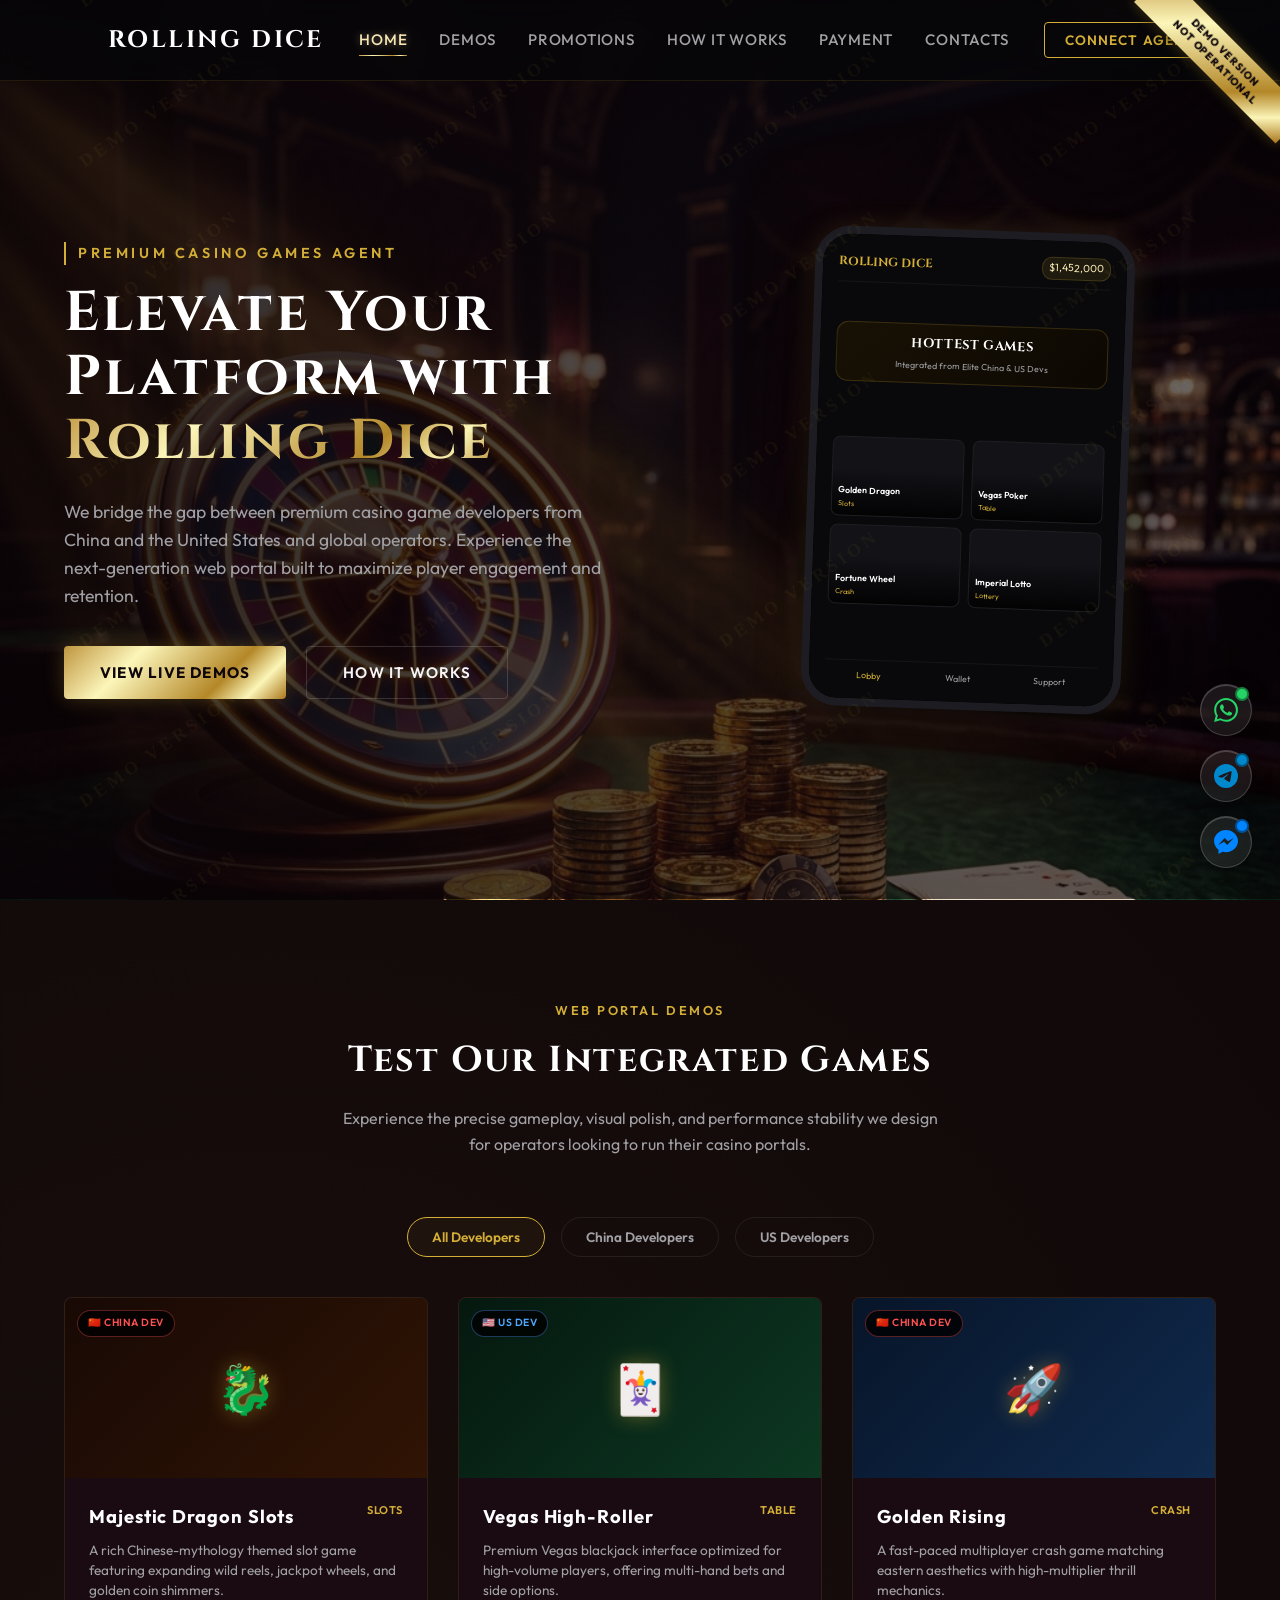
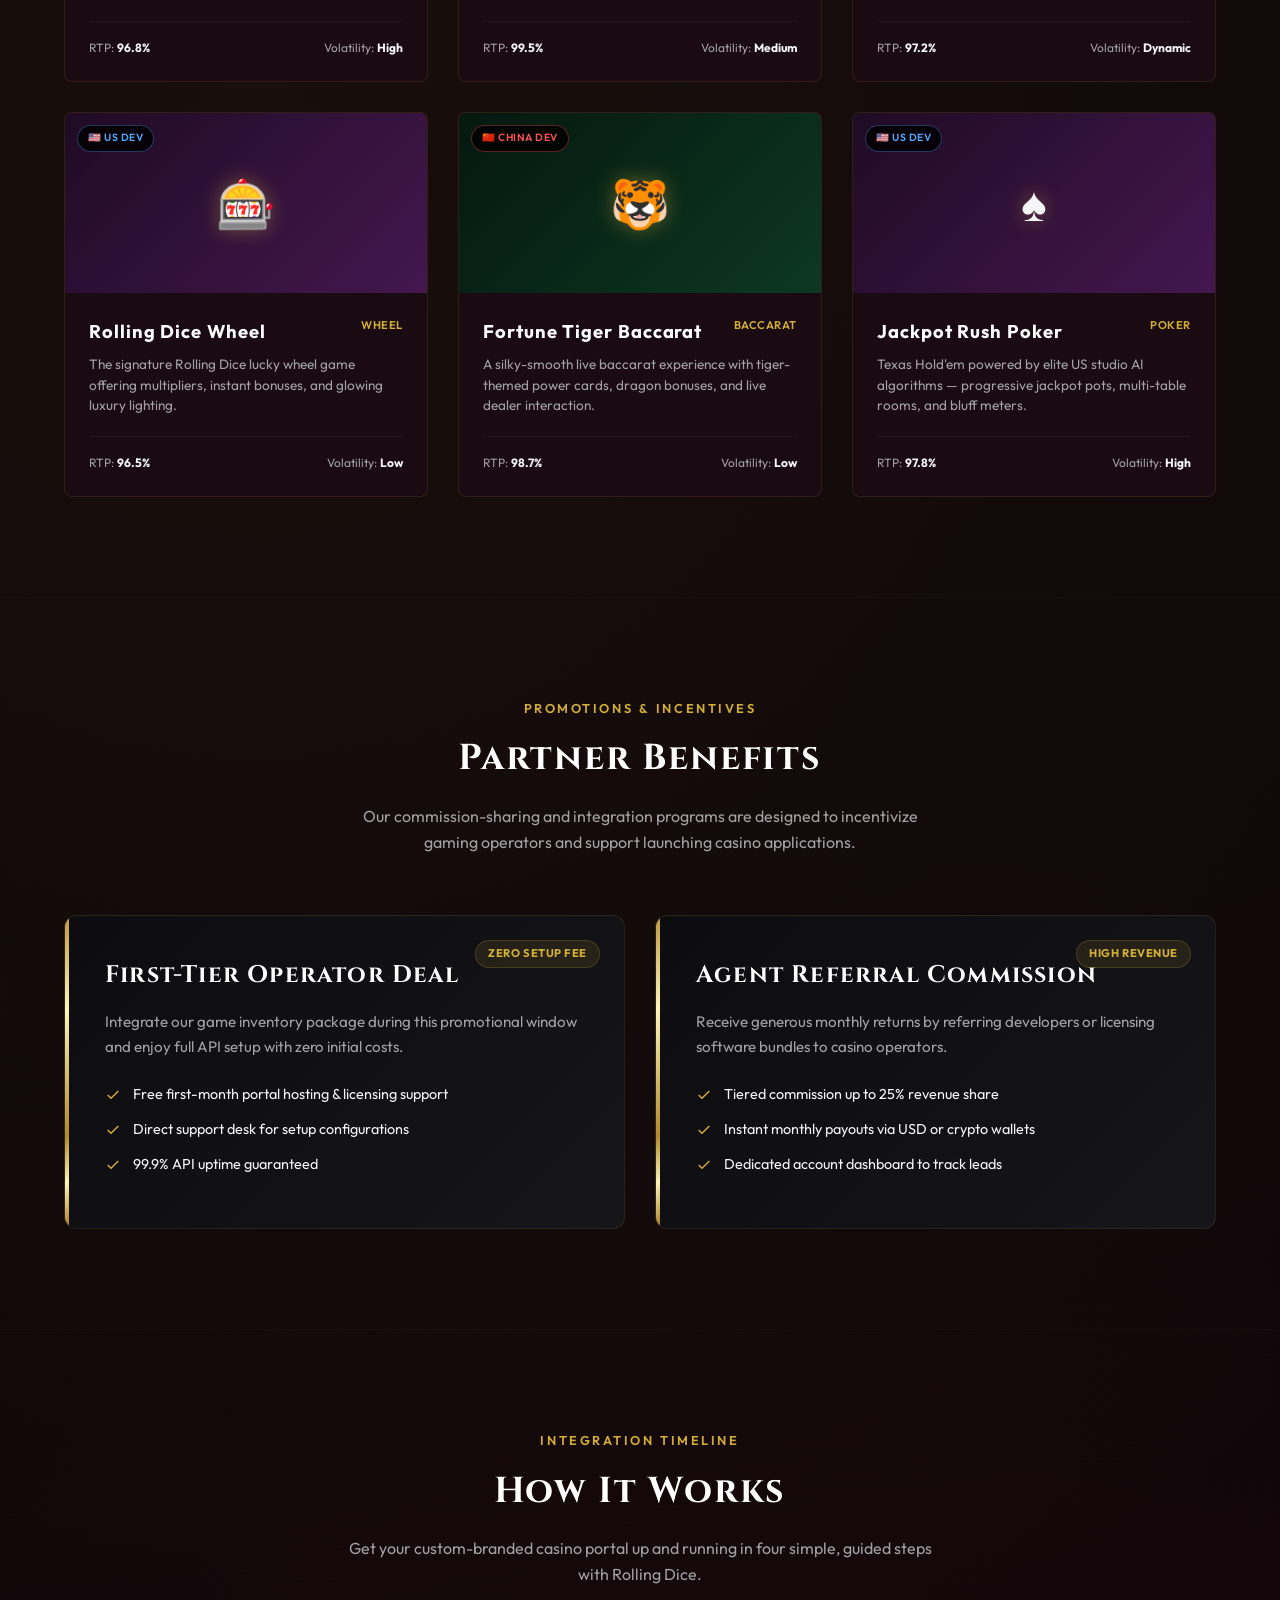
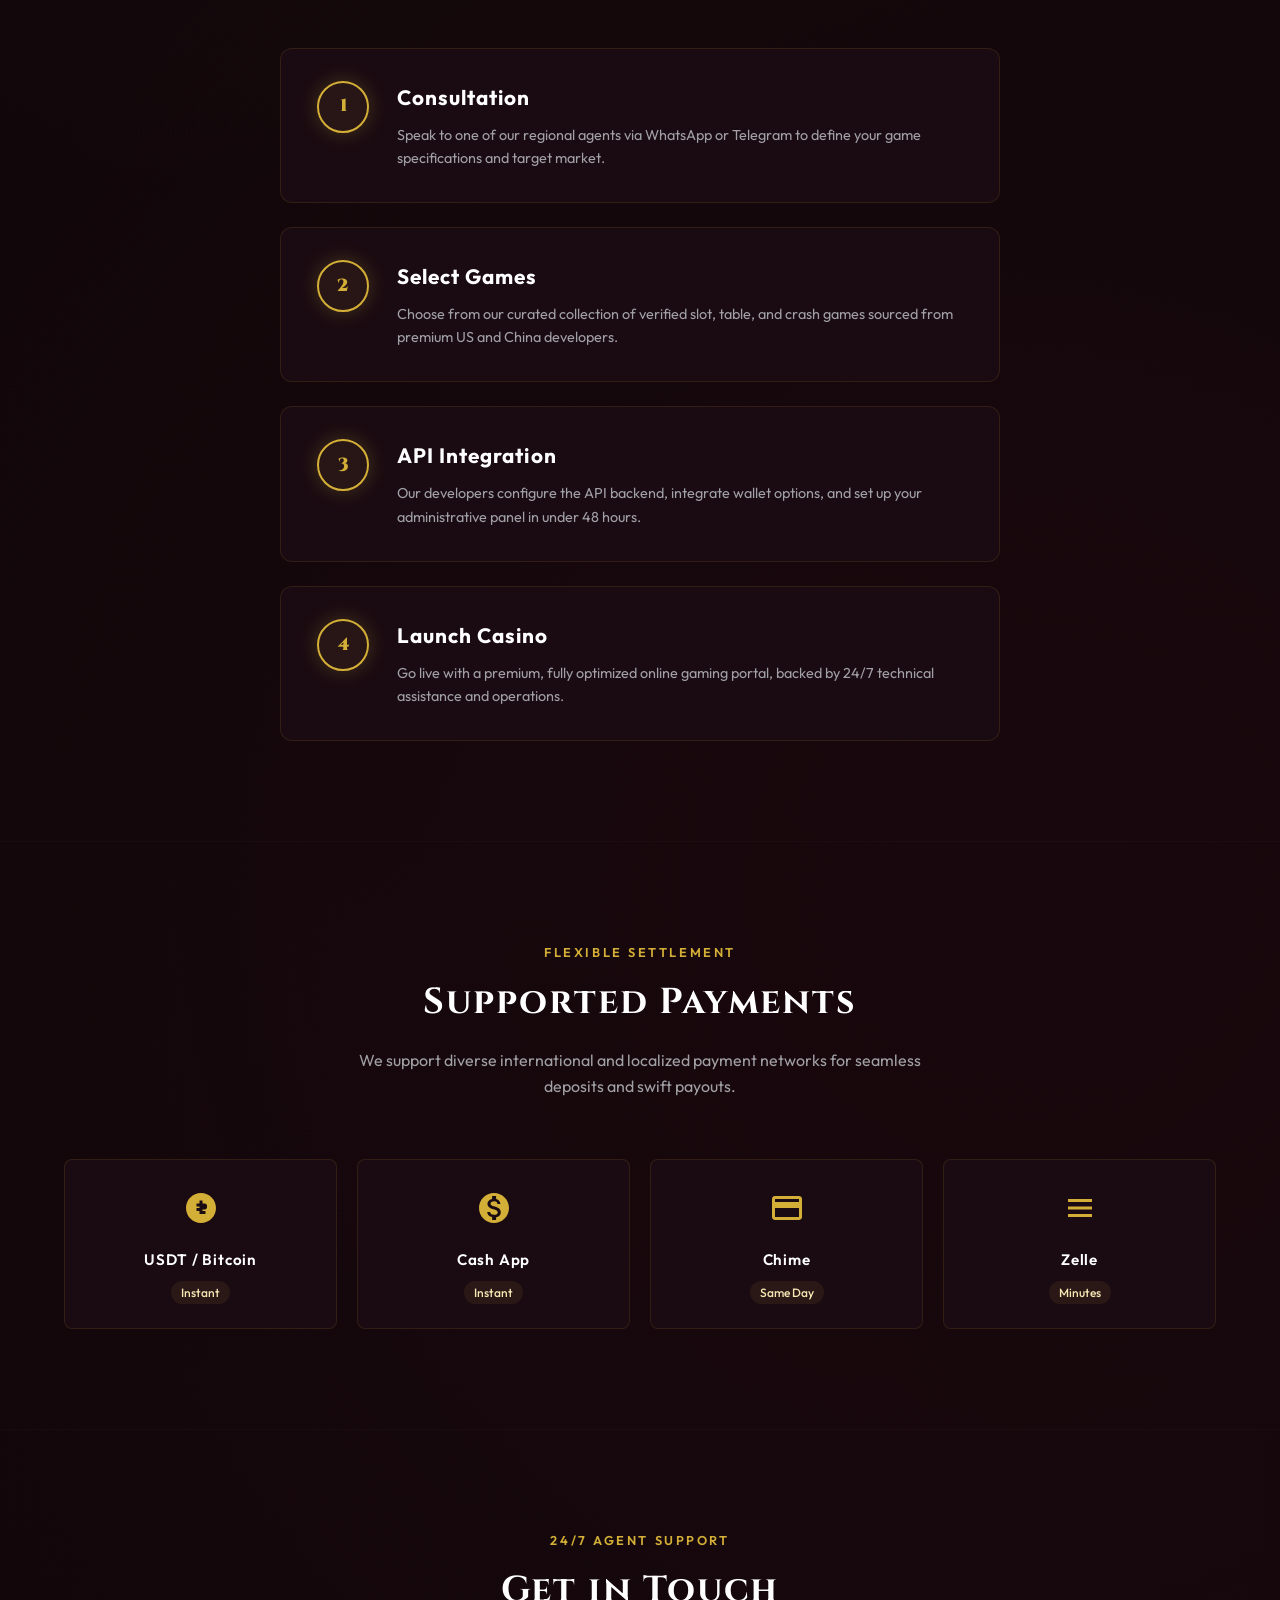
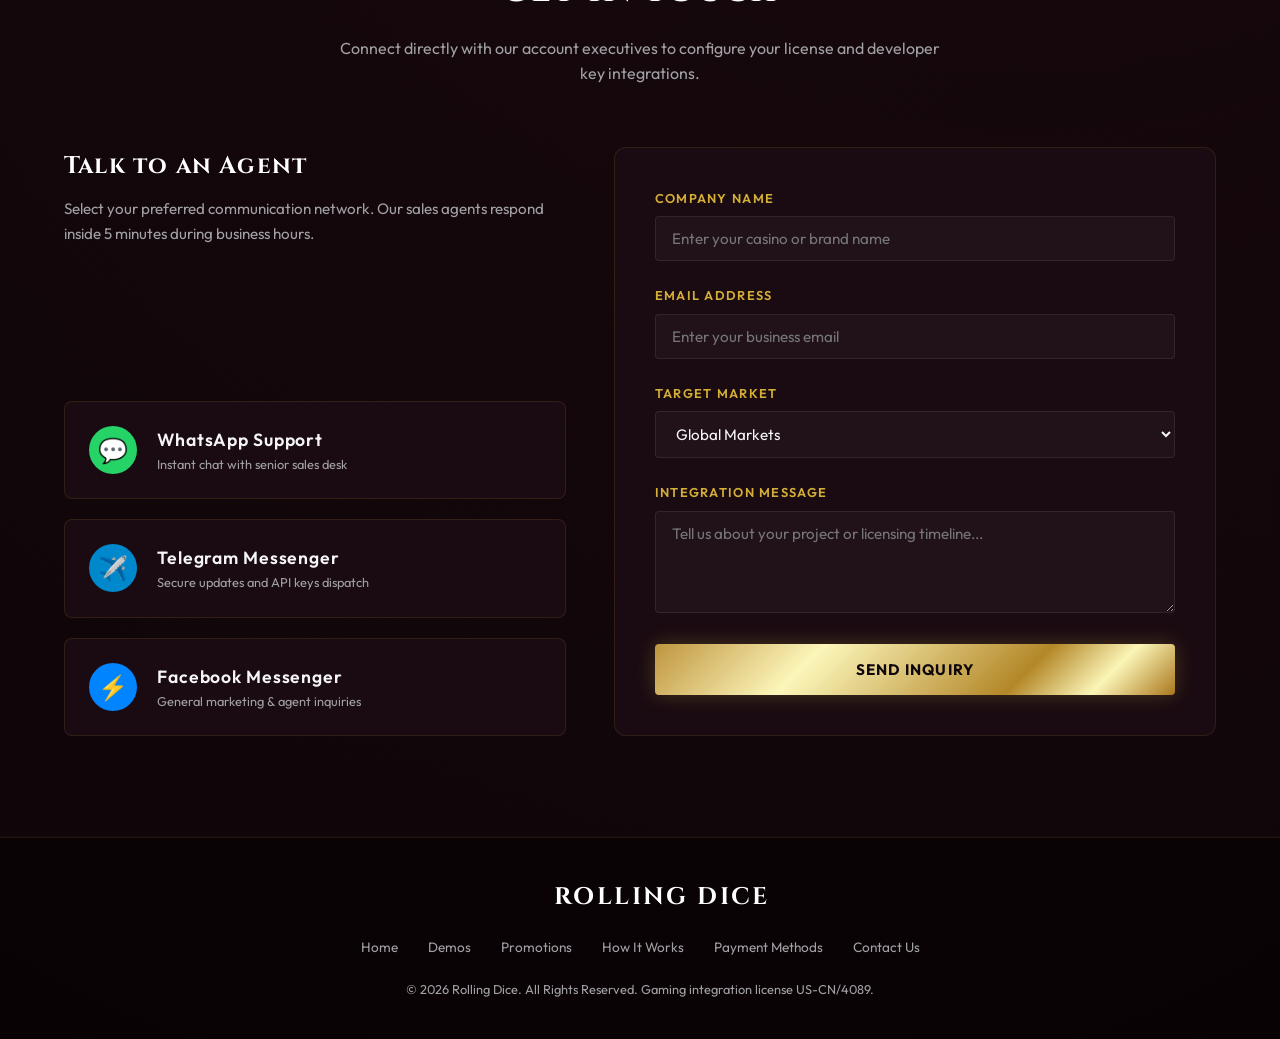
<file: index.html>
<!DOCTYPE html>
<html lang="en">
<head>
    <meta charset="UTF-8">
    <meta name="viewport" content="width=device-width, initial-scale=1.0, viewport-fit=cover">
    <title>Rolling Dice | Premium Casino Games Portal & Integration Agent</title>
    <meta name="description" content="Rolling Dice acts as a premier gaming agent representing top casino game developers from China and the US. Launch your high-performance casino web portal today.">
    <link rel="stylesheet" href="index.css">
</head>
<body>
    <!-- Demo Version Ribbon -->
    <div class="demo-ribbon" aria-label="Demo version notice">
        Demo Version<br>Not Operational
    </div>

    <!-- Full-Page Watermark -->
    <div class="watermark" aria-hidden="true"></div>
    <!-- SVG Gradients Definition -->
    <svg style="display: none;">
        <defs>
            <linearGradient id="goldGradient" x1="0%" y1="0%" x2="100%" y2="100%">
                <stop offset="0%" stop-color="#bf953f" />
                <stop offset="30%" stop-color="#fcf6ba" />
                <stop offset="70%" stop-color="#b38728" />
                <stop offset="85%" stop-color="#fbf5b7" />
                <stop offset="100%" stop-color="#aa771c" />
            </linearGradient>
        </defs>
    </svg>

    <!-- Header / Navigation -->
    <header id="header">
        <div class="container">
            <a href="#home" class="logo">
                <svg class="logo-crown" viewBox="0 0 24 24" stroke-width="1.5" stroke-linecap="round" stroke-linejoin="round">
                    <path d="M2 4l3 12h14l3-12-6 7-4-7-4 7-6-7z" />
                    <path d="M3 20h18" />
                </svg>
                <span>ROLLING DICE</span>
            </a>
            
            <nav id="nav-menu">
                <a href="#home" class="nav-link active">Home</a>
                <a href="#demos" class="nav-link">Demos</a>
                <a href="#promotions" class="nav-link">Promotions</a>
                <a href="#how-it-works" class="nav-link">How It Works</a>
                <a href="#payments" class="nav-link">Payment</a>
                <a href="#contacts" class="nav-link">Contacts</a>
            </nav>

            <button class="nav-cta" onclick="openContactModal()">Connect Agent</button>
            <button class="menu-btn" id="menu-toggle" aria-label="Toggle Menu">
                <svg width="24" height="24" viewBox="0 0 24 24" fill="none" stroke="currentColor" stroke-width="2" stroke-linecap="round" stroke-linejoin="round">
                    <line x1="3" y1="12" x2="21" y2="12"></line>
                    <line x1="3" y1="6" x2="21" y2="6"></line>
                    <line x1="3" y1="18" x2="21" y2="18"></line>
                </svg>
            </button>
        </div>
    </header>

    <!-- Hero Section -->
    <section id="home" class="hero">
        <div class="container hero-grid">
            <div class="hero-content">
                <span class="hero-subtitle">Premium Casino Games Agent</span>
                <h1 class="hero-title">Elevate Your Platform with <span class="gold-text">Rolling Dice</span></h1>
                <p class="hero-desc">We bridge the gap between premium casino game developers from China and the United States and global operators. Experience the next-generation web portal built to maximize player engagement and retention.</p>
                <div class="hero-btns">
                    <button class="btn-primary" onclick="scrollToSection('demos')">View Live Demos</button>
                    <button class="btn-secondary" onclick="scrollToSection('how-it-works')">How It Works</button>
                </div>
            </div>
            
            <div class="hero-visual">
                <div class="glow-ring"></div>
                <div class="device-mockup">
                    <div class="device-screen">
                        <div class="mockup-header">
                            <span class="mockup-logo">ROLLING DICE</span>
                            <span class="mockup-balance">$1,452,000</span>
                        </div>
                        
                        <div class="mockup-banner">
                            <h4>HOTTEST GAMES</h4>
                            <p>Integrated from Elite China & US Devs</p>
                        </div>

                        <div class="mockup-games">
                            <div class="mockup-game-card">
                                <span class="mockup-game-title">Golden Dragon</span>
                                <span class="mockup-game-type">Slots</span>
                            </div>
                            <div class="mockup-game-card">
                                <span class="mockup-game-title">Vegas Poker</span>
                                <span class="mockup-game-type">Table</span>
                            </div>
                            <div class="mockup-game-card">
                                <span class="mockup-game-title">Fortune Wheel</span>
                                <span class="mockup-game-type">Crash</span>
                            </div>
                            <div class="mockup-game-card">
                                <span class="mockup-game-title">Imperial Lotto</span>
                                <span class="mockup-game-type">Lottery</span>
                            </div>
                        </div>

                        <div class="mockup-footer">
                            <span class="active">Lobby</span>
                            <span>Wallet</span>
                            <span>Support</span>
                        </div>
                    </div>
                </div>
            </div>
        </div>
    </section>

    <!-- Demo Section -->
    <section id="demos">
        <div class="container">
            <div class="section-header">
                <span class="section-subtitle">Web Portal Demos</span>
                <h2 class="section-title">Test Our Integrated Games</h2>
                <p class="section-desc">Experience the precise gameplay, visual polish, and performance stability we design for operators looking to run their casino portals.</p>
            </div>

            <div class="filter-tabs">
                <button class="filter-btn active" onclick="filterGames('all')">All Developers</button>
                <button class="filter-btn" onclick="filterGames('china')">China Developers</button>
                <button class="filter-btn" onclick="filterGames('us')">US Developers</button>
            </div>

            <div class="game-grid" id="games-container">
                <!-- Game 1 -->
                <div class="game-card" data-region="china">
                    <div class="game-thumbnail thumbnail-slots">
                        <span class="game-region game-region-cn">🇨🇳 China Dev</span>
                        <div class="game-art-element">🐉</div>
                        <div class="thumbnail-overlay">
                            <button class="btn-launch" onclick="launchDemo('dragon-slots')">Launch Demo</button>
                        </div>
                    </div>
                    <div class="game-info">
                        <div class="game-title-row">
                            <h3 class="game-title">Majestic Dragon Slots</h3>
                            <span class="game-tag">Slots</span>
                        </div>
                        <p class="game-desc">A rich Chinese-mythology themed slot game featuring expanding wild reels, jackpot wheels, and golden coin shimmers.</p>
                        <div class="game-meta">
                            <span>RTP: <strong>96.8%</strong></span>
                            <span>Volatility: <strong>High</strong></span>
                        </div>
                    </div>
                    <button class="game-card-mobile-btn" onclick="launchDemo('dragon-slots')">▶ Launch Demo</button>
                </div>

                <!-- Game 2 -->
                <div class="game-card" data-region="us">
                    <div class="game-thumbnail thumbnail-table">
                        <span class="game-region game-region-us">🇺🇸 US Dev</span>
                        <div class="game-art-element">🃏</div>
                        <div class="thumbnail-overlay">
                            <button class="btn-launch" onclick="launchDemo('blackjack')">Launch Demo</button>
                        </div>
                    </div>
                    <div class="game-info">
                        <div class="game-title-row">
                            <h3 class="game-title">Vegas High-Roller</h3>
                            <span class="game-tag">Table</span>
                        </div>
                        <p class="game-desc">Premium Vegas blackjack interface optimized for high-volume players, offering multi-hand bets and side options.</p>
                        <div class="game-meta">
                            <span>RTP: <strong>99.5%</strong></span>
                            <span>Volatility: <strong>Medium</strong></span>
                        </div>
                    </div>
                    <button class="game-card-mobile-btn" onclick="launchDemo('blackjack')">▶ Launch Demo</button>
                </div>

                <!-- Game 3 -->
                <div class="game-card" data-region="china">
                    <div class="game-thumbnail thumbnail-crash">
                        <span class="game-region game-region-cn">🇨🇳 China Dev</span>
                        <div class="game-art-element">🚀</div>
                        <div class="thumbnail-overlay">
                            <button class="btn-launch" onclick="launchDemo('crash')">Launch Demo</button>
                        </div>
                    </div>
                    <div class="game-info">
                        <div class="game-title-row">
                            <h3 class="game-title">Golden Rising</h3>
                            <span class="game-tag">Crash</span>
                        </div>
                        <p class="game-desc">A fast-paced multiplayer crash game matching eastern aesthetics with high-multiplier thrill mechanics.</p>
                        <div class="game-meta">
                            <span>RTP: <strong>97.2%</strong></span>
                            <span>Volatility: <strong>Dynamic</strong></span>
                        </div>
                    </div>
                    <button class="game-card-mobile-btn" onclick="launchDemo('crash')">▶ Launch Demo</button>
                </div>

                <!-- Game 4 -->
                <div class="game-card" data-region="us">
                    <div class="game-thumbnail thumbnail-lottery">
                        <span class="game-region game-region-us">🇺🇸 US Dev</span>
                        <div class="game-art-element">🎰</div>
                        <div class="thumbnail-overlay">
                            <button class="btn-launch" onclick="launchDemo('wheel')">Launch Demo</button>
                        </div>
                    </div>
                    <div class="game-info">
                        <div class="game-title-row">
                            <h3 class="game-title">Rolling Dice Wheel</h3>
                            <span class="game-tag">Wheel</span>
                        </div>
                        <p class="game-desc">The signature Rolling Dice lucky wheel game offering multipliers, instant bonuses, and glowing luxury lighting.</p>
                        <div class="game-meta">
                            <span>RTP: <strong>96.5%</strong></span>
                            <span>Volatility: <strong>Low</strong></span>
                        </div>
                    </div>
                    <button class="game-card-mobile-btn" onclick="launchDemo('wheel')">▶ Launch Demo</button>
                </div>

                <!-- Game 5 (NEW) -->
                <div class="game-card" data-region="china">
                    <div class="game-thumbnail thumbnail-table">
                        <span class="game-region game-region-cn">🇨🇳 China Dev</span>
                        <div class="game-art-element">🐯</div>
                        <div class="thumbnail-overlay">
                            <button class="btn-launch" onclick="launchDemo('blackjack')">Launch Demo</button>
                        </div>
                    </div>
                    <div class="game-info">
                        <div class="game-title-row">
                            <h3 class="game-title">Fortune Tiger Baccarat</h3>
                            <span class="game-tag">Baccarat</span>
                        </div>
                        <p class="game-desc">A silky-smooth live baccarat experience with tiger-themed power cards, dragon bonuses, and live dealer interaction.</p>
                        <div class="game-meta">
                            <span>RTP: <strong>98.7%</strong></span>
                            <span>Volatility: <strong>Low</strong></span>
                        </div>
                    </div>
                    <button class="game-card-mobile-btn" onclick="launchDemo('blackjack')">▶ Launch Demo</button>
                </div>

                <!-- Game 6 (NEW) -->
                <div class="game-card" data-region="us">
                    <div class="game-thumbnail thumbnail-lottery">
                        <span class="game-region game-region-us">🇺🇸 US Dev</span>
                        <div class="game-art-element">♠️</div>
                        <div class="thumbnail-overlay">
                            <button class="btn-launch" onclick="launchDemo('blackjack')">Launch Demo</button>
                        </div>
                    </div>
                    <div class="game-info">
                        <div class="game-title-row">
                            <h3 class="game-title">Jackpot Rush Poker</h3>
                            <span class="game-tag">Poker</span>
                        </div>
                        <p class="game-desc">Texas Hold'em powered by elite US studio AI algorithms — progressive jackpot pots, multi-table rooms, and bluff meters.</p>
                        <div class="game-meta">
                            <span>RTP: <strong>97.8%</strong></span>
                            <span>Volatility: <strong>High</strong></span>
                        </div>
                    </div>
                    <button class="game-card-mobile-btn" onclick="launchDemo('blackjack')">▶ Launch Demo</button>
                </div>
            </div>
        </div>
    </section>

    <!-- Promotions Section -->
    <section id="promotions">
        <div class="container">
            <div class="section-header">
                <span class="section-subtitle">Promotions & Incentives</span>
                <h2 class="section-title">Partner Benefits</h2>
                <p class="section-desc">Our commission-sharing and integration programs are designed to incentivize gaming operators and support launching casino applications.</p>
            </div>

            <div class="promo-grid">
                <!-- Promo 1 -->
                <div class="promo-card">
                    <span class="promo-badge">Zero Setup Fee</span>
                    <h3 class="promo-title">First-Tier Operator Deal</h3>
                    <p class="promo-desc">Integrate our game inventory package during this promotional window and enjoy full API setup with zero initial costs.</p>
                    <ul class="promo-features">
                        <li>
                            <svg viewBox="0 0 24 24" stroke="currentColor" stroke-width="2"><polyline points="20 6 9 17 4 12"></polyline></svg>
                            Free first-month portal hosting & licensing support
                        </li>
                        <li>
                            <svg viewBox="0 0 24 24" stroke="currentColor" stroke-width="2"><polyline points="20 6 9 17 4 12"></polyline></svg>
                            Direct support desk for setup configurations
                        </li>
                        <li>
                            <svg viewBox="0 0 24 24" stroke="currentColor" stroke-width="2"><polyline points="20 6 9 17 4 12"></polyline></svg>
                            99.9% API uptime guaranteed
                        </li>
                    </ul>
                </div>

                <!-- Promo 2 -->
                <div class="promo-card">
                    <span class="promo-badge">High Revenue</span>
                    <h3 class="promo-title">Agent Referral Commission</h3>
                    <p class="promo-desc">Receive generous monthly returns by referring developers or licensing software bundles to casino operators.</p>
                    <ul class="promo-features">
                        <li>
                            <svg viewBox="0 0 24 24" stroke="currentColor" stroke-width="2"><polyline points="20 6 9 17 4 12"></polyline></svg>
                            Tiered commission up to 25% revenue share
                        </li>
                        <li>
                            <svg viewBox="0 0 24 24" stroke="currentColor" stroke-width="2"><polyline points="20 6 9 17 4 12"></polyline></svg>
                            Instant monthly payouts via USD or crypto wallets
                        </li>
                        <li>
                            <svg viewBox="0 0 24 24" stroke="currentColor" stroke-width="2"><polyline points="20 6 9 17 4 12"></polyline></svg>
                            Dedicated account dashboard to track leads
                        </li>
                    </ul>
                </div>
            </div>
        </div>
    </section>

    <!-- How It Works Section -->
    <section id="how-it-works">
        <div class="container">
            <div class="section-header">
                <span class="section-subtitle">Integration Timeline</span>
                <h2 class="section-title">How It Works</h2>
                <p class="section-desc">Get your custom-branded casino portal up and running in four simple, guided steps with Rolling Dice.</p>
            </div>

            <div class="steps-grid">
                <div class="step-card">
                    <div class="step-number">1</div>
                    <div class="step-body">
                        <h3 class="step-title">Consultation</h3>
                        <p class="step-desc">Speak to one of our regional agents via WhatsApp or Telegram to define your game specifications and target market.</p>
                    </div>
                </div>

                <div class="step-card">
                    <div class="step-number">2</div>
                    <div class="step-body">
                        <h3 class="step-title">Select Games</h3>
                        <p class="step-desc">Choose from our curated collection of verified slot, table, and crash games sourced from premium US and China developers.</p>
                    </div>
                </div>

                <div class="step-card">
                    <div class="step-number">3</div>
                    <div class="step-body">
                        <h3 class="step-title">API Integration</h3>
                        <p class="step-desc">Our developers configure the API backend, integrate wallet options, and set up your administrative panel in under 48 hours.</p>
                    </div>
                </div>

                <div class="step-card">
                    <div class="step-number">4</div>
                    <div class="step-body">
                        <h3 class="step-title">Launch Casino</h3>
                        <p class="step-desc">Go live with a premium, fully optimized online gaming portal, backed by 24/7 technical assistance and operations.</p>
                    </div>
                </div>
            </div>
        </div>
    </section>

    <!-- Payments Section -->
    <section id="payments">
        <div class="container">
            <div class="section-header">
                <span class="section-subtitle">Flexible Settlement</span>
                <h2 class="section-title">Supported Payments</h2>
                <p class="section-desc">We support diverse international and localized payment networks for seamless deposits and swift payouts.</p>
            </div>

            <div class="payment-grid">
                <!-- USDT/BTC Crypto -->
                <div class="payment-card">
                    <div class="payment-logo">
                        <svg viewBox="0 0 24 24" width="36" height="36" fill="currentColor">
                            <path d="M12 2C6.48 2 2 6.48 2 12s4.48 10 10 10 10-4.48 10-10S17.52 2 12 2zm1 14h-2v-2H9v-2h2v-1H9V9h2V7h2v2h1.5c.83 0 1.5.67 1.5 1.5v1c0 .83-.67 1.5-1.5 1.5H13v1h2v2h-2v2z" />
                        </svg>
                    </div>
                    <h3 class="payment-title">USDT / Bitcoin</h3>
                    <span class="payment-speed">Instant</span>
                </div>

                <!-- CashApp (NEW) -->
                <div class="payment-card">
                    <div class="payment-logo">
                        <svg viewBox="0 0 24 24" width="36" height="36" fill="currentColor">
                            <path d="M12 2C6.48 2 2 6.48 2 12s4.48 10 10 10 10-4.48 10-10S17.52 2 12 2zm1.41 16.09V20h-2.67v-1.93c-1.71-.36-3.16-1.46-3.27-3.4h1.96c.1 1.05.82 1.87 2.65 1.87 1.96 0 2.4-.98 2.4-1.59 0-.83-.44-1.61-2.67-2.14-2.48-.6-4.18-1.62-4.18-3.67 0-1.72 1.39-2.84 3.11-3.21V4h2.67v1.95c1.86.45 2.79 1.86 2.85 3.39H14.3c-.05-1.11-.64-1.87-2.22-1.87-1.5 0-2.4.68-2.4 1.64 0 .84.65 1.39 2.67 1.91s4.18 1.39 4.18 3.91c-.01 1.83-1.38 2.83-3.12 3.16z"/>
                        </svg>
                    </div>
                    <h3 class="payment-title">Cash App</h3>
                    <span class="payment-speed">Instant</span>
                </div>

                <!-- Chime (NEW) -->
                <div class="payment-card">
                    <div class="payment-logo">
                        <svg viewBox="0 0 24 24" width="36" height="36" fill="currentColor">
                            <path d="M20 4H4c-1.11 0-2 .89-2 2v12c0 1.11.89 2 2 2h16c1.11 0 2-.89 2-2V6c0-1.11-.89-2-2-2zm0 14H4v-6h16v6zm0-10H4V6h16v2z"/>
                        </svg>
                    </div>
                    <h3 class="payment-title">Chime</h3>
                    <span class="payment-speed">Same Day</span>
                </div>

                <!-- Zelle (NEW) -->
                <div class="payment-card">
                    <div class="payment-logo">
                        <svg viewBox="0 0 24 24" width="36" height="36" fill="currentColor">
                            <path d="M4 6h16v2H4zm0 5h16v2H4zm0 5h16v2H4z"/>
                        </svg>
                    </div>
                    <h3 class="payment-title">Zelle</h3>
                    <span class="payment-speed">Minutes</span>
                </div>
            </div>
        </div>
    </section>

    <!-- Contacts Section -->
    <section id="contacts">
        <div class="container">
            <div class="section-header">
                <span class="section-subtitle">24/7 Agent Support</span>
                <h2 class="section-title">Get in Touch</h2>
                <p class="section-desc">Connect directly with our account executives to configure your license and developer key integrations.</p>
            </div>

            <div class="contact-grid">
                <div class="contact-info-block">
                    <div>
                        <h3 style="margin-bottom: 12px; font-size: 1.5rem;">Talk to an Agent</h3>
                        <p style="color: var(--text-secondary); font-size: 0.95rem;">Select your preferred communication network. Our sales agents respond inside 5 minutes during business hours.</p>
                    </div>

                    <div class="contact-channels">
                        <!-- Whatsapp -->
                        <a href="https://wa.me/1234567890?text=Hello%2C%20I%20am%20interested%20in%20Grand%20Million%20casino%20integration%20services." target="_blank" class="channel-card" id="btn-whatsapp">
                            <div class="channel-icon channel-wa">💬</div>
                            <div class="channel-details">
                                <h4>WhatsApp Support</h4>
                                <p>Instant chat with senior sales desk</p>
                            </div>
                        </a>

                        <!-- Telegram -->
                        <a href="https://t.me/grand_million_support" target="_blank" class="channel-card" id="btn-telegram">
                            <div class="channel-icon channel-tg">✈️</div>
                            <div class="channel-details">
                                <h4>Telegram Messenger</h4>
                                <p>Secure updates and API keys dispatch</p>
                            </div>
                        </a>

                        <!-- FB Messenger -->
                        <a href="https://m.me/grandmillion.official" target="_blank" class="channel-card" id="btn-messenger">
                            <div class="channel-icon channel-fb">⚡</div>
                            <div class="channel-details">
                                <h4>Facebook Messenger</h4>
                                <p>General marketing & agent inquiries</p>
                            </div>
                        </a>
                    </div>
                </div>

                <div class="contact-form-container">
                    <form id="contact-form" onsubmit="handleFormSubmit(event)">
                        <div class="form-group">
                            <label class="form-label" for="form-name">Company Name</label>
                            <input class="form-control" type="text" id="form-name" placeholder="Enter your casino or brand name" required>
                        </div>
                        <div class="form-group">
                            <label class="form-label" for="form-email">Email Address</label>
                            <input class="form-control" type="email" id="form-email" placeholder="Enter your business email" required>
                        </div>
                        <div class="form-group">
                            <label class="form-label" for="form-platform">Target Market</label>
                            <select class="form-control" id="form-platform">
                                <option value="global">Global Markets</option>
                                <option value="china">Asia & China Markets</option>
                                <option value="us">United States Markets</option>
                            </select>
                        </div>
                        <div class="form-group">
                            <label class="form-label" for="form-msg">Integration Message</label>
                            <textarea class="form-control" id="form-msg" rows="4" placeholder="Tell us about your project or licensing timeline..."></textarea>
                        </div>
                        <button class="btn-primary" type="submit" style="width: 100%;">Send Inquiry</button>
                    </form>
                </div>
            </div>
        </div>
    </section>

    <!-- Footer -->
    <footer>
        <div class="container footer-content">
            <a href="#home" class="logo">
                <svg class="logo-crown" viewBox="0 0 24 24" stroke-width="1.5" stroke-linecap="round" stroke-linejoin="round">
                    <path d="M2 4l3 12h14l3-12-6 7-4-7-4 7-6-7z" />
                    <path d="M3 20h18" />
                </svg>
                <span>ROLLING DICE</span>
            </a>
            <div class="footer-links">
                <a href="#home">Home</a>
                <a href="#demos">Demos</a>
                <a href="#promotions">Promotions</a>
                <a href="#how-it-works">How It Works</a>
                <a href="#payments">Payment Methods</a>
                <a href="#contacts">Contact Us</a>
            </div>
            <div class="footer-copyright">
                &copy; 2026 Rolling Dice. All Rights Reserved. Gaming integration license US-CN/4089.
            </div>
        </div>
    </footer>

    <!-- Interactive Demo Modal / Simulator -->
    <div class="modal" id="demo-modal">
        <div class="modal-container">
            <div class="modal-header">
                <h3 class="modal-title" id="modal-game-title">Casino Game Demo <span>Live Play</span></h3>
                <button class="modal-close" onclick="closeDemo()">&times;</button>
            </div>
            <div class="modal-body">
                <div class="simulator-pane">
                    <div class="simulator-gamepad" id="simulator-content">
                        <!-- Playable mock games loaded dynamically by app.js -->
                    </div>
                </div>
                <div class="simulator-sidebar">
                    <div>
                        <h4 class="sidebar-title" id="sidebar-game-title">Game Title</h4>
                        <p class="sidebar-desc" id="sidebar-game-desc">Game short description...</p>
                        
                        <div class="metric-row">
                            <span class="metric-label">RTP</span>
                            <span class="metric-value" id="metric-rtp">--</span>
                        </div>
                        <div class="metric-row">
                            <span class="metric-label">Volatility</span>
                            <span class="metric-value" id="metric-volatility">--</span>
                        </div>
                        <div class="metric-row">
                            <span class="metric-label">Demo Balance</span>
                            <span class="metric-value" id="simulator-balance">$10,000.00</span>
                        </div>
                    </div>
                    
                    <div class="mockup-controls">
                        <button class="btn-primary" id="btn-spin" onclick="playSimulatorStep()">Spin / Spin Wheel</button>
                        <button class="btn-secondary" onclick="resetSimulatorBalance()">Reset Balance</button>
                    </div>
                </div>
            </div>
        </div>
    </div>

    <!-- Floating Messenger Buttons (Bottom-Right) -->
    <div class="floating-messengers" id="floating-messengers">

        <!-- WhatsApp -->
        <a href="https://wa.me/1234567890?text=Hello%2C%20I%20am%20interested%20in%20Grand%20Million%20casino%20integration%20services."
           target="_blank"
           rel="noopener noreferrer"
           class="float-btn float-wa"
           id="float-btn-whatsapp"
           data-label="WhatsApp Agent"
           aria-label="Contact via WhatsApp">
            <svg viewBox="0 0 24 24" xmlns="http://www.w3.org/2000/svg">
                <path d="M17.472 14.382c-.297-.149-1.758-.867-2.03-.967-.273-.099-.471-.148-.67.15-.197.297-.767.966-.94 1.164-.173.199-.347.223-.644.075-.297-.15-1.255-.463-2.39-1.475-.883-.788-1.48-1.761-1.653-2.059-.173-.297-.018-.458.13-.606.134-.133.298-.347.446-.52.149-.174.198-.298.298-.497.099-.198.05-.371-.025-.52-.075-.149-.669-1.612-.916-2.207-.242-.579-.487-.5-.669-.51-.173-.008-.371-.01-.57-.01-.198 0-.52.074-.792.372-.272.297-1.04 1.016-1.04 2.479 0 1.462 1.065 2.875 1.213 3.074.149.198 2.096 3.2 5.077 4.487.709.306 1.262.489 1.694.625.712.227 1.36.195 1.871.118.571-.085 1.758-.719 2.006-1.413.248-.694.248-1.289.173-1.413-.074-.124-.272-.198-.57-.347m-5.421 7.403h-.004a9.87 9.87 0 01-5.031-1.378l-.361-.214-3.741.982.998-3.648-.235-.374a9.86 9.86 0 01-1.51-5.26c.001-5.45 4.436-9.884 9.888-9.884 2.64 0 5.122 1.03 6.988 2.898a9.825 9.825 0 012.893 6.994c-.003 5.45-4.437 9.884-9.885 9.884m8.413-18.297A11.815 11.815 0 0012.05 0C5.495 0 .16 5.335.157 11.892c0 2.096.547 4.142 1.588 5.945L.057 24l6.305-1.654a11.882 11.882 0 005.683 1.448h.005c6.554 0 11.89-5.335 11.893-11.893a11.821 11.821 0 00-3.48-8.413z"/>
            </svg>
        </a>

        <!-- Telegram -->
        <a href="https://t.me/grand_million_support"
           target="_blank"
           rel="noopener noreferrer"
           class="float-btn float-tg"
           id="float-btn-telegram"
           data-label="Telegram Support"
           aria-label="Contact via Telegram">
            <svg viewBox="0 0 24 24" xmlns="http://www.w3.org/2000/svg">
                <path d="M11.944 0A12 12 0 0 0 0 12a12 12 0 0 0 12 12 12 12 0 0 0 12-12A12 12 0 0 0 12 0a12 12 0 0 0-.056 0zm4.962 7.224c.1-.002.321.023.465.14a.506.506 0 0 1 .171.325c.016.093.036.306.02.472-.18 1.898-.962 6.502-1.36 8.627-.168.9-.499 1.201-.82 1.23-.696.065-1.225-.46-1.9-.902-1.056-.693-1.653-1.124-2.678-1.8-1.185-.78-.417-1.21.258-1.91.177-.184 3.247-2.977 3.307-3.23.007-.032.014-.15-.056-.212s-.174-.041-.249-.024c-.106.024-1.793 1.14-5.061 3.345-.48.33-.913.49-1.302.48-.428-.008-1.252-.241-1.865-.44-.752-.245-1.349-.374-1.297-.789.027-.216.325-.437.893-.663 3.498-1.524 5.83-2.529 6.998-3.014 3.332-1.386 4.025-1.627 4.476-1.635z"/>
            </svg>
        </a>

        <!-- Facebook Messenger -->
        <a href="https://m.me/grandmillion.official"
           target="_blank"
           rel="noopener noreferrer"
           class="float-btn float-fb"
           id="float-btn-messenger"
           data-label="FB Messenger"
           aria-label="Contact via Facebook Messenger">
            <svg viewBox="0 0 24 24" xmlns="http://www.w3.org/2000/svg">
                <path d="M12 0C5.373 0 0 4.974 0 11.111c0 3.498 1.744 6.614 4.469 8.654V24l4.088-2.242c1.092.3 2.246.464 3.443.464 6.627 0 12-4.975 12-11.111C24 4.974 18.627 0 12 0zm1.191 14.963l-3.055-3.26-5.963 3.26L10.732 8l3.131 3.259L19.752 8l-6.561 6.963z"/>
            </svg>
        </a>

    </div>

    <script src="app.js"></script>
</body>
</html>
</file>
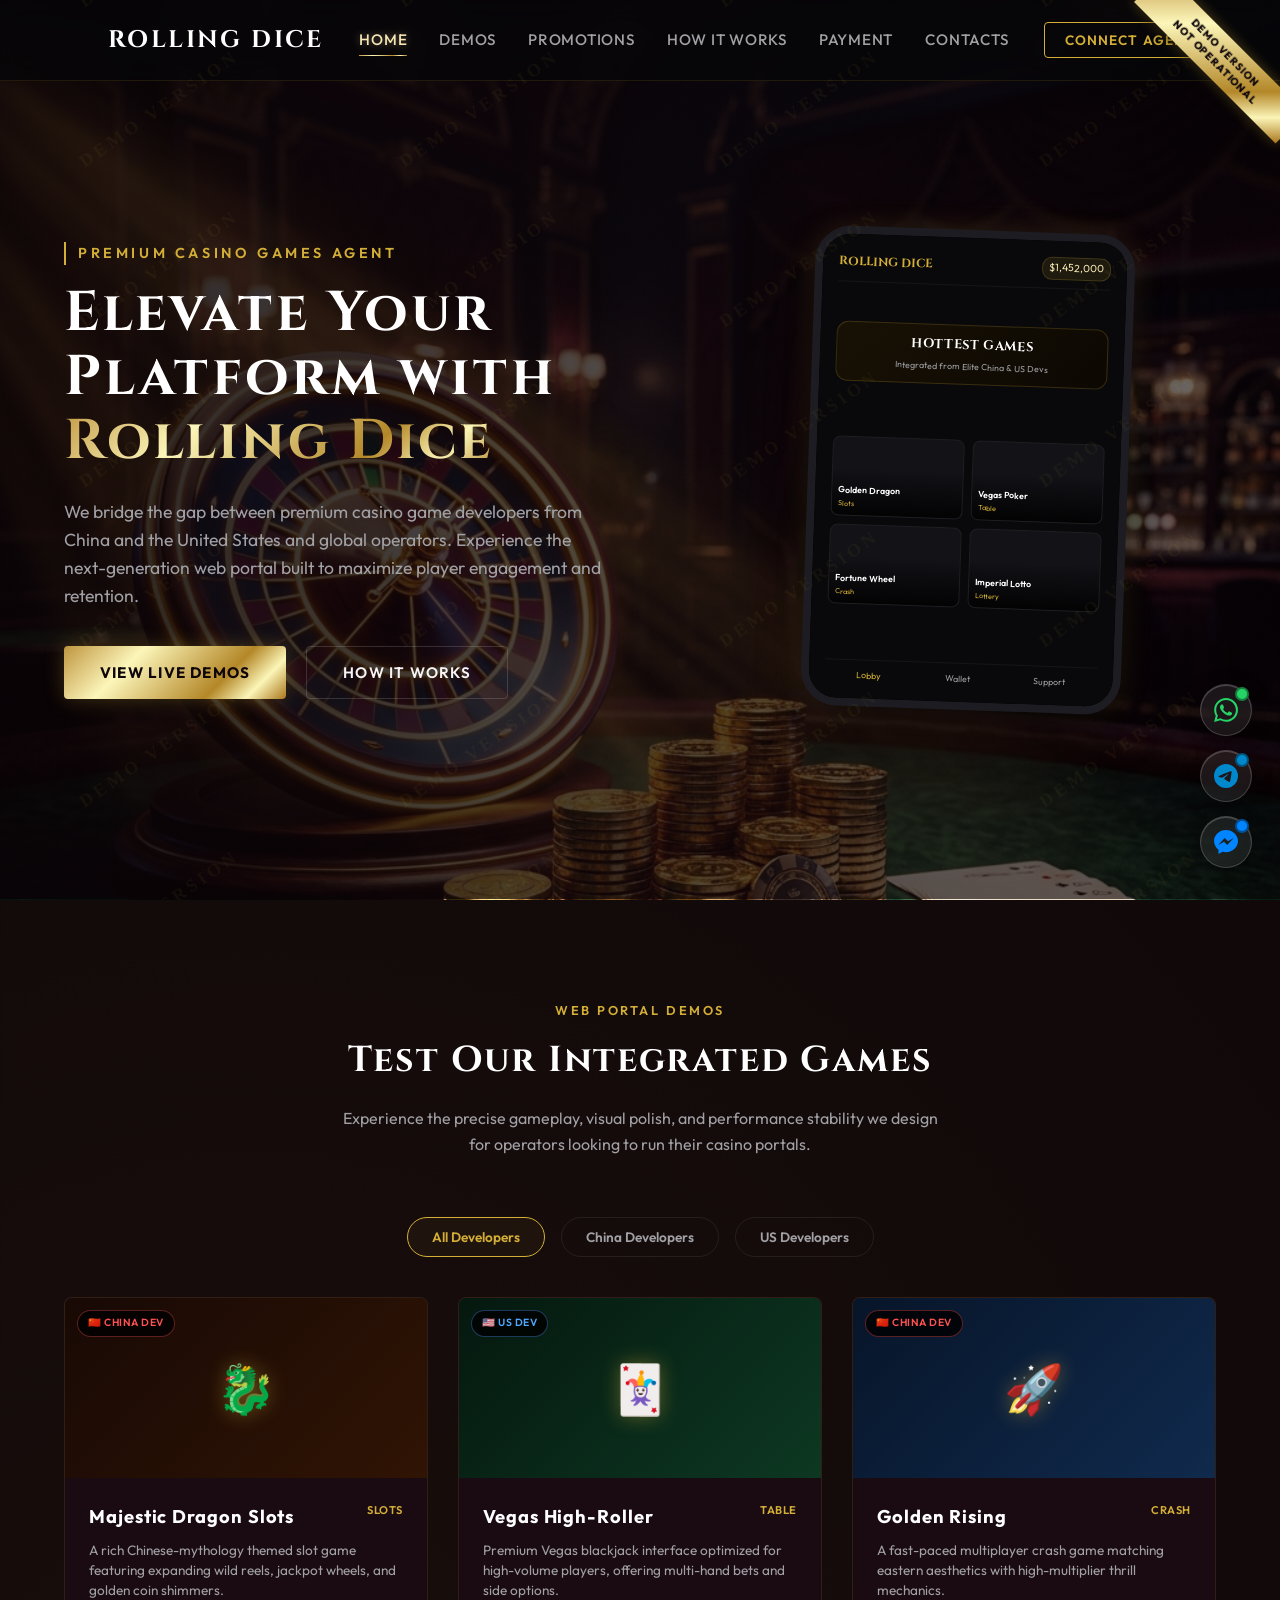
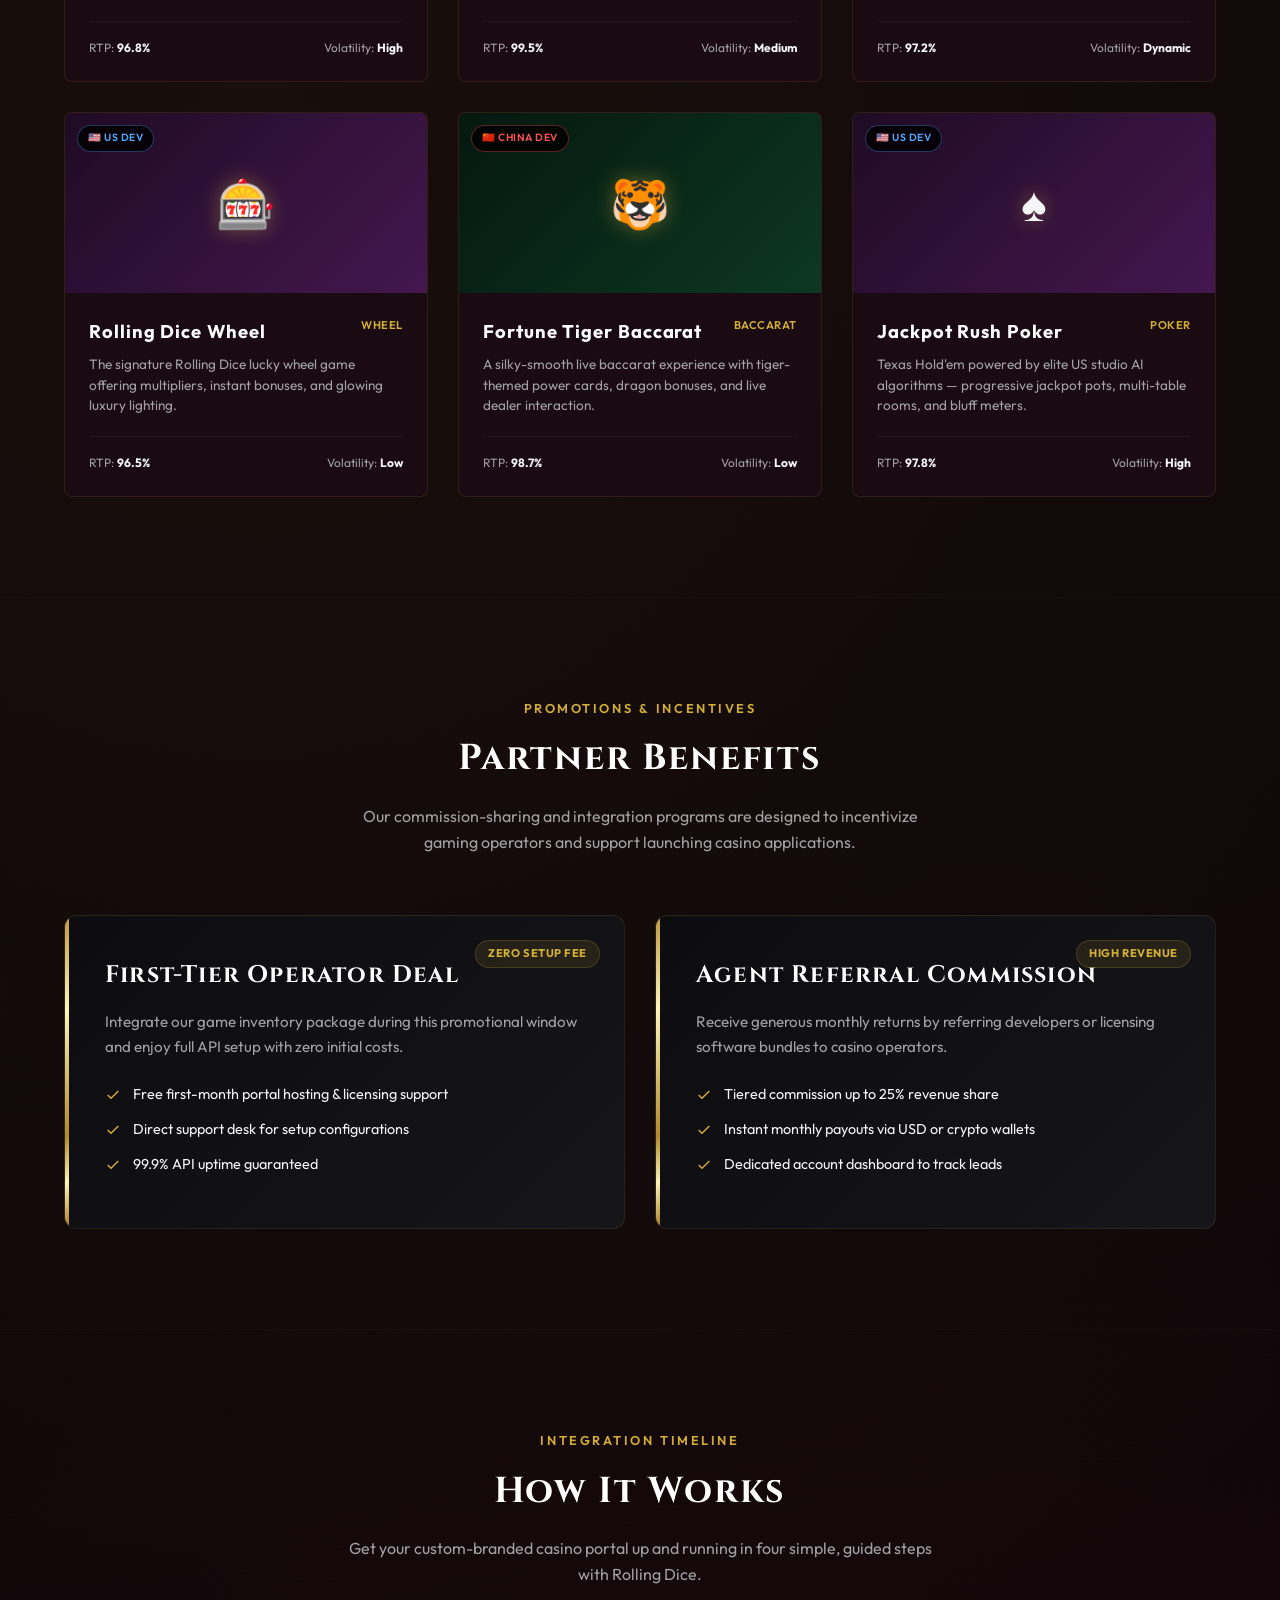
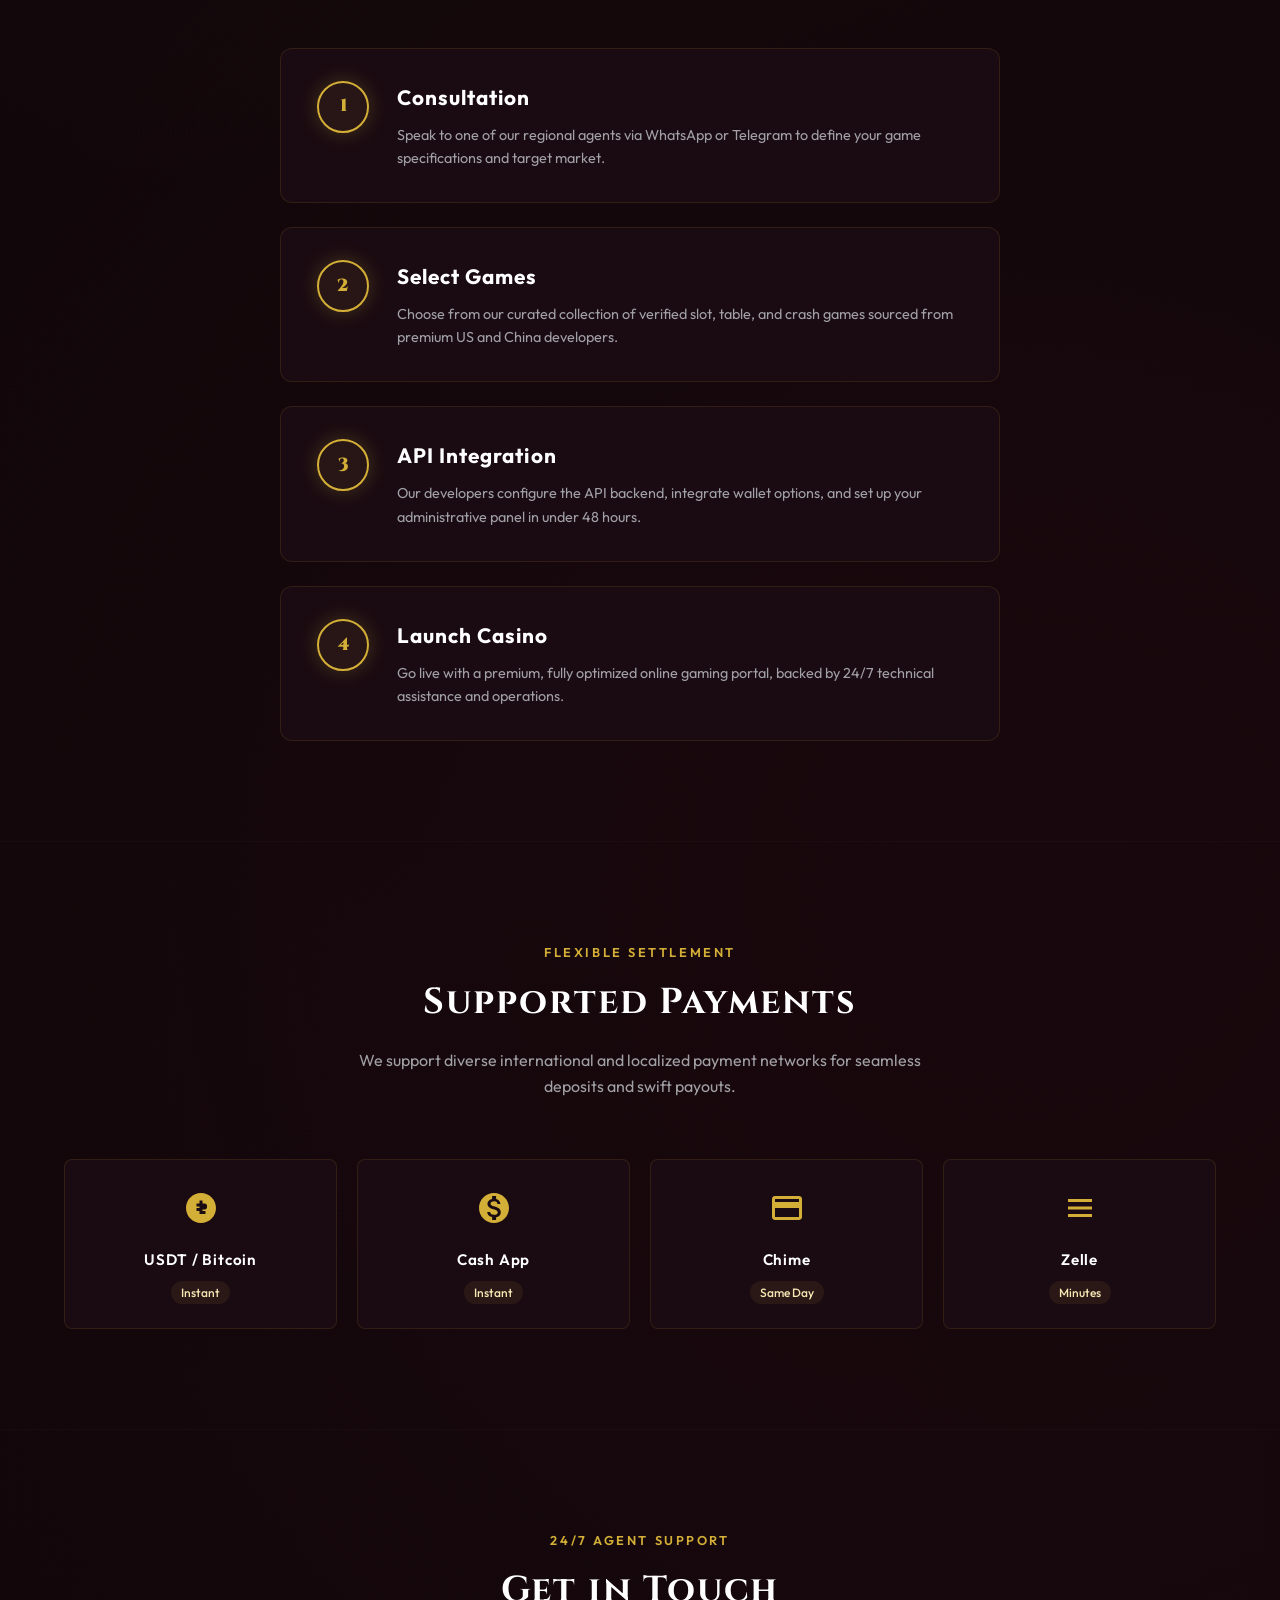
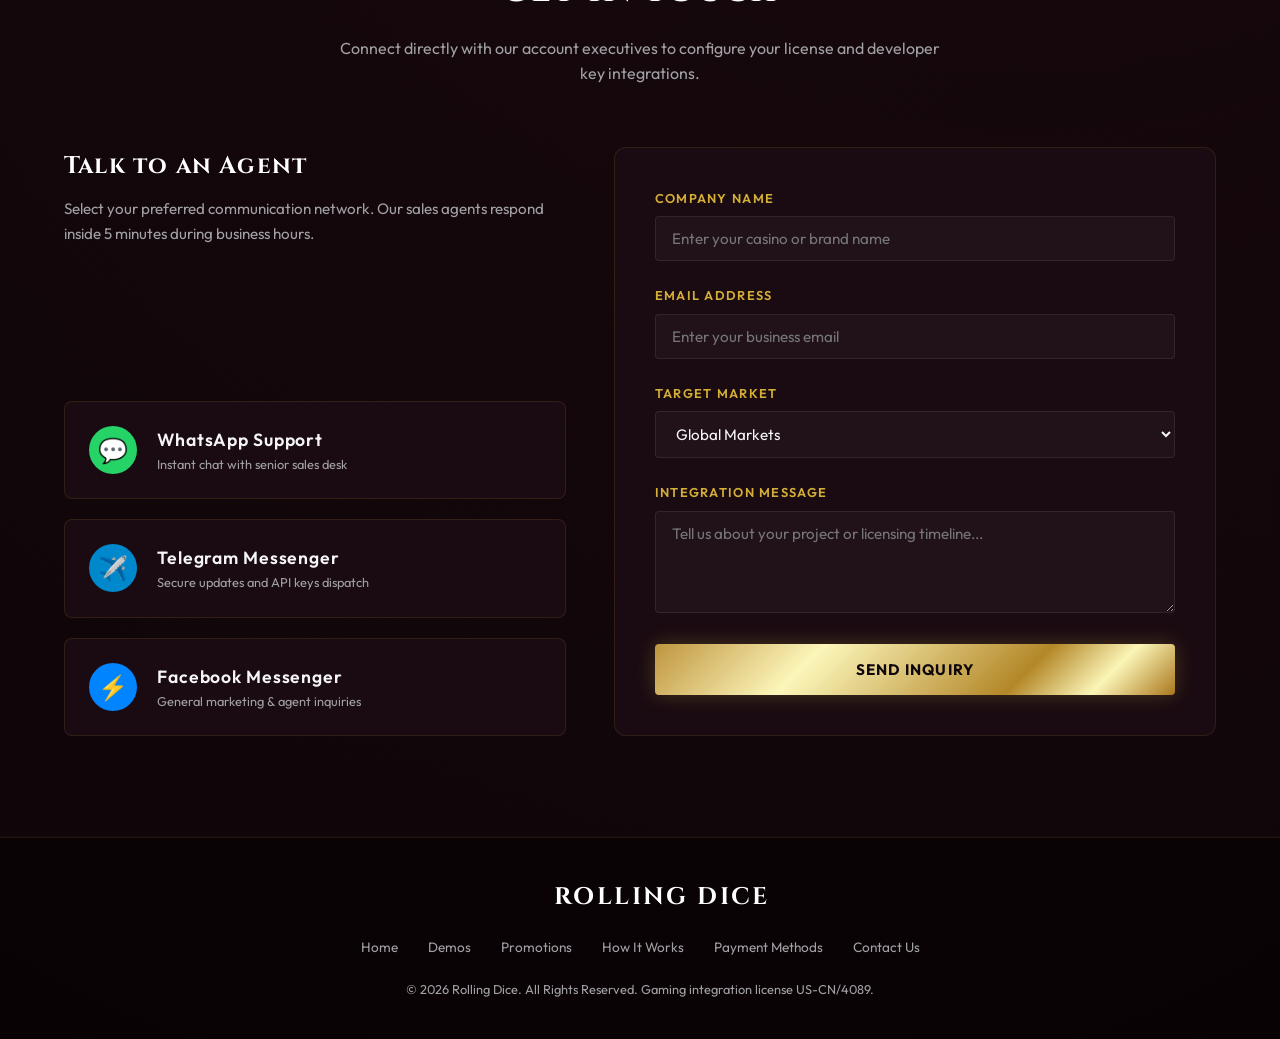
<file: grand-million/index.html>
<!DOCTYPE html>
<html lang="en">
<head>
    <meta charset="UTF-8">
    <meta name="viewport" content="width=device-width, initial-scale=1.0">
    <title>Rolling Dice | Premium Casino Games Portal & Integration Agent</title>
    <meta name="description" content="Rolling Dice acts as a premier gaming agent representing top casino game developers from China and the US. Launch your high-performance casino web portal today.">
    <link rel="stylesheet" href="index.css">
</head>
<body>
    <!-- Demo Version Ribbon -->
    <div class="demo-ribbon" aria-label="Demo version notice">
        Demo Version<br>Not Operational
    </div>

    <!-- Full-Page Watermark -->
    <div class="watermark" aria-hidden="true"></div>
    <!-- SVG Gradients Definition -->
    <svg style="display: none;">
        <defs>
            <linearGradient id="goldGradient" x1="0%" y1="0%" x2="100%" y2="100%">
                <stop offset="0%" stop-color="#bf953f" />
                <stop offset="30%" stop-color="#fcf6ba" />
                <stop offset="70%" stop-color="#b38728" />
                <stop offset="85%" stop-color="#fbf5b7" />
                <stop offset="100%" stop-color="#aa771c" />
            </linearGradient>
        </defs>
    </svg>

    <!-- Header / Navigation -->
    <header id="header">
        <div class="container">
            <a href="#home" class="logo">
                <svg class="logo-crown" viewBox="0 0 24 24" stroke-width="1.5" stroke-linecap="round" stroke-linejoin="round">
                    <path d="M2 4l3 12h14l3-12-6 7-4-7-4 7-6-7z" />
                    <path d="M3 20h18" />
                </svg>
                <span>ROLLING DICE</span>
            </a>
            
            <nav id="nav-menu">
                <a href="#home" class="nav-link active">Home</a>
                <a href="#demos" class="nav-link">Demos</a>
                <a href="#promotions" class="nav-link">Promotions</a>
                <a href="#how-it-works" class="nav-link">How It Works</a>
                <a href="#payments" class="nav-link">Payment</a>
                <a href="#contacts" class="nav-link">Contacts</a>
            </nav>

            <button class="nav-cta" onclick="openContactModal()">Connect Agent</button>
            <button class="menu-btn" id="menu-toggle" aria-label="Toggle Menu">
                <svg width="24" height="24" viewBox="0 0 24 24" fill="none" stroke="currentColor" stroke-width="2" stroke-linecap="round" stroke-linejoin="round">
                    <line x1="3" y1="12" x2="21" y2="12"></line>
                    <line x1="3" y1="6" x2="21" y2="6"></line>
                    <line x1="3" y1="18" x2="21" y2="18"></line>
                </svg>
            </button>
        </div>
    </header>

    <!-- Hero Section -->
    <section id="home" class="hero">
        <div class="container hero-grid">
            <div class="hero-content">
                <span class="hero-subtitle">Premium Casino Games Agent</span>
                <h1 class="hero-title">Elevate Your Platform with <span class="gold-text">Rolling Dice</span></h1>
                <p class="hero-desc">We bridge the gap between premium casino game developers from China and the United States and global operators. Experience the next-generation web portal built to maximize player engagement and retention.</p>
                <div class="hero-btns">
                    <button class="btn-primary" onclick="scrollToSection('demos')">View Live Demos</button>
                    <button class="btn-secondary" onclick="scrollToSection('how-it-works')">How It Works</button>
                </div>
            </div>
            
            <div class="hero-visual">
                <div class="glow-ring"></div>
                <div class="device-mockup">
                    <div class="device-screen">
                        <div class="mockup-header">
                            <span class="mockup-logo">ROLLING DICE</span>
                            <span class="mockup-balance">$1,452,000</span>
                        </div>
                        
                        <div class="mockup-banner">
                            <h4>HOTTEST GAMES</h4>
                            <p>Integrated from Elite China & US Devs</p>
                        </div>

                        <div class="mockup-games">
                            <div class="mockup-game-card">
                                <span class="mockup-game-title">Golden Dragon</span>
                                <span class="mockup-game-type">Slots</span>
                            </div>
                            <div class="mockup-game-card">
                                <span class="mockup-game-title">Vegas Poker</span>
                                <span class="mockup-game-type">Table</span>
                            </div>
                            <div class="mockup-game-card">
                                <span class="mockup-game-title">Fortune Wheel</span>
                                <span class="mockup-game-type">Crash</span>
                            </div>
                            <div class="mockup-game-card">
                                <span class="mockup-game-title">Imperial Lotto</span>
                                <span class="mockup-game-type">Lottery</span>
                            </div>
                        </div>

                        <div class="mockup-footer">
                            <span class="active">Lobby</span>
                            <span>Wallet</span>
                            <span>Support</span>
                        </div>
                    </div>
                </div>
            </div>
        </div>
    </section>

    <!-- Demo Section -->
    <section id="demos">
        <div class="container">
            <div class="section-header">
                <span class="section-subtitle">Web Portal Demos</span>
                <h2 class="section-title">Test Our Integrated Games</h2>
                <p class="section-desc">Experience the precise gameplay, visual polish, and performance stability we design for operators looking to run their casino portals.</p>
            </div>

            <div class="filter-tabs">
                <button class="filter-btn active" onclick="filterGames('all')">All Developers</button>
                <button class="filter-btn" onclick="filterGames('china')">China Developers</button>
                <button class="filter-btn" onclick="filterGames('us')">US Developers</button>
            </div>

            <div class="game-grid" id="games-container">
                <!-- Game 1 -->
                <div class="game-card" data-region="china">
                    <div class="game-thumbnail thumbnail-slots">
                        <span class="game-region game-region-cn">🇨🇳 China Dev</span>
                        <div class="game-art-element">🐉</div>
                        <div class="thumbnail-overlay">
                            <button class="btn-launch" onclick="launchDemo('dragon-slots')">Launch Demo</button>
                        </div>
                    </div>
                    <div class="game-info">
                        <div class="game-title-row">
                            <h3 class="game-title">Majestic Dragon Slots</h3>
                            <span class="game-tag">Slots</span>
                        </div>
                        <p class="game-desc">A rich Chinese-mythology themed slot game featuring expanding wild reels, jackpot wheels, and golden coin shimmers.</p>
                        <div class="game-meta">
                            <span>RTP: <strong>96.8%</strong></span>
                            <span>Volatility: <strong>High</strong></span>
                        </div>
                    </div>
                </div>

                <!-- Game 2 -->
                <div class="game-card" data-region="us">
                    <div class="game-thumbnail thumbnail-table">
                        <span class="game-region game-region-us">🇺🇸 US Dev</span>
                        <div class="game-art-element">🃏</div>
                        <div class="thumbnail-overlay">
                            <button class="btn-launch" onclick="launchDemo('blackjack')">Launch Demo</button>
                        </div>
                    </div>
                    <div class="game-info">
                        <div class="game-title-row">
                            <h3 class="game-title">Vegas High-Roller</h3>
                            <span class="game-tag">Table</span>
                        </div>
                        <p class="game-desc">Premium Vegas blackjack interface optimized for high-volume players, offering multi-hand bets and side options.</p>
                        <div class="game-meta">
                            <span>RTP: <strong>99.5%</strong></span>
                            <span>Volatility: <strong>Medium</strong></span>
                        </div>
                    </div>
                </div>

                <!-- Game 3 -->
                <div class="game-card" data-region="china">
                    <div class="game-thumbnail thumbnail-crash">
                        <span class="game-region game-region-cn">🇨🇳 China Dev</span>
                        <div class="game-art-element">🚀</div>
                        <div class="thumbnail-overlay">
                            <button class="btn-launch" onclick="launchDemo('crash')">Launch Demo</button>
                        </div>
                    </div>
                    <div class="game-info">
                        <div class="game-title-row">
                            <h3 class="game-title">Golden Rising</h3>
                            <span class="game-tag">Crash</span>
                        </div>
                        <p class="game-desc">A fast-paced multiplayer crash game matching eastern aesthetics with high-multiplier thrill mechanics.</p>
                        <div class="game-meta">
                            <span>RTP: <strong>97.2%</strong></span>
                            <span>Volatility: <strong>Dynamic</strong></span>
                        </div>
                    </div>
                </div>

                <!-- Game 4 -->
                <div class="game-card" data-region="us">
                    <div class="game-thumbnail thumbnail-lottery">
                        <span class="game-region game-region-us">🇺🇸 US Dev</span>
                        <div class="game-art-element">🎰</div>
                        <div class="thumbnail-overlay">
                            <button class="btn-launch" onclick="launchDemo('wheel')">Launch Demo</button>
                        </div>
                    </div>
                    <div class="game-info">
                        <div class="game-title-row">
                            <h3 class="game-title">Rolling Dice Wheel</h3>
                            <span class="game-tag">Wheel</span>
                        </div>
                        <p class="game-desc">The signature Rolling Dice lucky wheel game offering multipliers, instant bonuses, and glowing luxury lighting.</p>
                        <div class="game-meta">
                            <span>RTP: <strong>96.5%</strong></span>
                            <span>Volatility: <strong>Low</strong></span>
                        </div>
                    </div>
                </div>

                <!-- Game 5 (NEW) -->
                <div class="game-card" data-region="china">
                    <div class="game-thumbnail thumbnail-table">
                        <span class="game-region game-region-cn">🇨🇳 China Dev</span>
                        <div class="game-art-element">🐯</div>
                        <div class="thumbnail-overlay">
                            <button class="btn-launch" onclick="launchDemo('blackjack')">Launch Demo</button>
                        </div>
                    </div>
                    <div class="game-info">
                        <div class="game-title-row">
                            <h3 class="game-title">Fortune Tiger Baccarat</h3>
                            <span class="game-tag">Baccarat</span>
                        </div>
                        <p class="game-desc">A silky-smooth live baccarat experience with tiger-themed power cards, dragon bonuses, and live dealer interaction.</p>
                        <div class="game-meta">
                            <span>RTP: <strong>98.7%</strong></span>
                            <span>Volatility: <strong>Low</strong></span>
                        </div>
                    </div>
                </div>

                <!-- Game 6 (NEW) -->
                <div class="game-card" data-region="us">
                    <div class="game-thumbnail thumbnail-lottery">
                        <span class="game-region game-region-us">🇺🇸 US Dev</span>
                        <div class="game-art-element">♠️</div>
                        <div class="thumbnail-overlay">
                            <button class="btn-launch" onclick="launchDemo('blackjack')">Launch Demo</button>
                        </div>
                    </div>
                    <div class="game-info">
                        <div class="game-title-row">
                            <h3 class="game-title">Jackpot Rush Poker</h3>
                            <span class="game-tag">Poker</span>
                        </div>
                        <p class="game-desc">Texas Hold'em powered by elite US studio AI algorithms — progressive jackpot pots, multi-table rooms, and bluff meters.</p>
                        <div class="game-meta">
                            <span>RTP: <strong>97.8%</strong></span>
                            <span>Volatility: <strong>High</strong></span>
                        </div>
                    </div>
                </div>
            </div>
        </div>
    </section>

    <!-- Promotions Section -->
    <section id="promotions">
        <div class="container">
            <div class="section-header">
                <span class="section-subtitle">Promotions & Incentives</span>
                <h2 class="section-title">Partner Benefits</h2>
                <p class="section-desc">Our commission-sharing and integration programs are designed to incentivize gaming operators and support launching casino applications.</p>
            </div>

            <div class="promo-grid">
                <!-- Promo 1 -->
                <div class="promo-card">
                    <span class="promo-badge">Zero Setup Fee</span>
                    <h3 class="promo-title">First-Tier Operator Deal</h3>
                    <p class="promo-desc">Integrate our game inventory package during this promotional window and enjoy full API setup with zero initial costs.</p>
                    <ul class="promo-features">
                        <li>
                            <svg viewBox="0 0 24 24" stroke="currentColor" stroke-width="2"><polyline points="20 6 9 17 4 12"></polyline></svg>
                            Free first-month portal hosting & licensing support
                        </li>
                        <li>
                            <svg viewBox="0 0 24 24" stroke="currentColor" stroke-width="2"><polyline points="20 6 9 17 4 12"></polyline></svg>
                            Direct support desk for setup configurations
                        </li>
                        <li>
                            <svg viewBox="0 0 24 24" stroke="currentColor" stroke-width="2"><polyline points="20 6 9 17 4 12"></polyline></svg>
                            99.9% API uptime guaranteed
                        </li>
                    </ul>
                </div>

                <!-- Promo 2 -->
                <div class="promo-card">
                    <span class="promo-badge">High Revenue</span>
                    <h3 class="promo-title">Agent Referral Commission</h3>
                    <p class="promo-desc">Receive generous monthly returns by referring developers or licensing software bundles to casino operators.</p>
                    <ul class="promo-features">
                        <li>
                            <svg viewBox="0 0 24 24" stroke="currentColor" stroke-width="2"><polyline points="20 6 9 17 4 12"></polyline></svg>
                            Tiered commission up to 25% revenue share
                        </li>
                        <li>
                            <svg viewBox="0 0 24 24" stroke="currentColor" stroke-width="2"><polyline points="20 6 9 17 4 12"></polyline></svg>
                            Instant monthly payouts via USD or crypto wallets
                        </li>
                        <li>
                            <svg viewBox="0 0 24 24" stroke="currentColor" stroke-width="2"><polyline points="20 6 9 17 4 12"></polyline></svg>
                            Dedicated account dashboard to track leads
                        </li>
                    </ul>
                </div>
            </div>
        </div>
    </section>

    <!-- How It Works Section -->
    <section id="how-it-works">
        <div class="container">
            <div class="section-header">
                <span class="section-subtitle">Integration Timeline</span>
                <h2 class="section-title">How It Works</h2>
                <p class="section-desc">Get your custom-branded casino portal up and running in four simple, guided steps with Rolling Dice.</p>
            </div>

            <div class="steps-grid">
                <div class="step-card">
                    <div class="step-number">1</div>
                    <div class="step-body">
                        <h3 class="step-title">Consultation</h3>
                        <p class="step-desc">Speak to one of our regional agents via WhatsApp or Telegram to define your game specifications and target market.</p>
                    </div>
                </div>

                <div class="step-card">
                    <div class="step-number">2</div>
                    <div class="step-body">
                        <h3 class="step-title">Select Games</h3>
                        <p class="step-desc">Choose from our curated collection of verified slot, table, and crash games sourced from premium US and China developers.</p>
                    </div>
                </div>

                <div class="step-card">
                    <div class="step-number">3</div>
                    <div class="step-body">
                        <h3 class="step-title">API Integration</h3>
                        <p class="step-desc">Our developers configure the API backend, integrate wallet options, and set up your administrative panel in under 48 hours.</p>
                    </div>
                </div>

                <div class="step-card">
                    <div class="step-number">4</div>
                    <div class="step-body">
                        <h3 class="step-title">Launch Casino</h3>
                        <p class="step-desc">Go live with a premium, fully optimized online gaming portal, backed by 24/7 technical assistance and operations.</p>
                    </div>
                </div>
            </div>
        </div>
    </section>

    <!-- Payments Section -->
    <section id="payments">
        <div class="container">
            <div class="section-header">
                <span class="section-subtitle">Flexible Settlement</span>
                <h2 class="section-title">Supported Payments</h2>
                <p class="section-desc">We support diverse international and localized payment networks for seamless deposits and swift payouts.</p>
            </div>

            <div class="payment-grid">
                <!-- USDT/BTC Crypto -->
                <div class="payment-card">
                    <div class="payment-logo">
                        <svg viewBox="0 0 24 24" width="36" height="36" fill="currentColor">
                            <path d="M12 2C6.48 2 2 6.48 2 12s4.48 10 10 10 10-4.48 10-10S17.52 2 12 2zm1 14h-2v-2H9v-2h2v-1H9V9h2V7h2v2h1.5c.83 0 1.5.67 1.5 1.5v1c0 .83-.67 1.5-1.5 1.5H13v1h2v2h-2v2z" />
                        </svg>
                    </div>
                    <h3 class="payment-title">USDT / Bitcoin</h3>
                    <span class="payment-speed">Instant</span>
                </div>

                <!-- CashApp (NEW) -->
                <div class="payment-card">
                    <div class="payment-logo">
                        <svg viewBox="0 0 24 24" width="36" height="36" fill="currentColor">
                            <path d="M12 2C6.48 2 2 6.48 2 12s4.48 10 10 10 10-4.48 10-10S17.52 2 12 2zm1.41 16.09V20h-2.67v-1.93c-1.71-.36-3.16-1.46-3.27-3.4h1.96c.1 1.05.82 1.87 2.65 1.87 1.96 0 2.4-.98 2.4-1.59 0-.83-.44-1.61-2.67-2.14-2.48-.6-4.18-1.62-4.18-3.67 0-1.72 1.39-2.84 3.11-3.21V4h2.67v1.95c1.86.45 2.79 1.86 2.85 3.39H14.3c-.05-1.11-.64-1.87-2.22-1.87-1.5 0-2.4.68-2.4 1.64 0 .84.65 1.39 2.67 1.91s4.18 1.39 4.18 3.91c-.01 1.83-1.38 2.83-3.12 3.16z"/>
                        </svg>
                    </div>
                    <h3 class="payment-title">Cash App</h3>
                    <span class="payment-speed">Instant</span>
                </div>

                <!-- Chime (NEW) -->
                <div class="payment-card">
                    <div class="payment-logo">
                        <svg viewBox="0 0 24 24" width="36" height="36" fill="currentColor">
                            <path d="M20 4H4c-1.11 0-2 .89-2 2v12c0 1.11.89 2 2 2h16c1.11 0 2-.89 2-2V6c0-1.11-.89-2-2-2zm0 14H4v-6h16v6zm0-10H4V6h16v2z"/>
                        </svg>
                    </div>
                    <h3 class="payment-title">Chime</h3>
                    <span class="payment-speed">Same Day</span>
                </div>

                <!-- Zelle (NEW) -->
                <div class="payment-card">
                    <div class="payment-logo">
                        <svg viewBox="0 0 24 24" width="36" height="36" fill="currentColor">
                            <path d="M4 6h16v2H4zm0 5h16v2H4zm0 5h16v2H4z"/>
                        </svg>
                    </div>
                    <h3 class="payment-title">Zelle</h3>
                    <span class="payment-speed">Minutes</span>
                </div>
            </div>
        </div>
    </section>

    <!-- Contacts Section -->
    <section id="contacts">
        <div class="container">
            <div class="section-header">
                <span class="section-subtitle">24/7 Agent Support</span>
                <h2 class="section-title">Get in Touch</h2>
                <p class="section-desc">Connect directly with our account executives to configure your license and developer key integrations.</p>
            </div>

            <div class="contact-grid">
                <div class="contact-info-block">
                    <div>
                        <h3 style="margin-bottom: 12px; font-size: 1.5rem;">Talk to an Agent</h3>
                        <p style="color: var(--text-secondary); font-size: 0.95rem;">Select your preferred communication network. Our sales agents respond inside 5 minutes during business hours.</p>
                    </div>

                    <div class="contact-channels">
                        <!-- Whatsapp -->
                        <a href="https://wa.me/1234567890?text=Hello%2C%20I%20am%20interested%20in%20Grand%20Million%20casino%20integration%20services." target="_blank" class="channel-card" id="btn-whatsapp">
                            <div class="channel-icon channel-wa">💬</div>
                            <div class="channel-details">
                                <h4>WhatsApp Support</h4>
                                <p>Instant chat with senior sales desk</p>
                            </div>
                        </a>

                        <!-- Telegram -->
                        <a href="https://t.me/grand_million_support" target="_blank" class="channel-card" id="btn-telegram">
                            <div class="channel-icon channel-tg">✈️</div>
                            <div class="channel-details">
                                <h4>Telegram Messenger</h4>
                                <p>Secure updates and API keys dispatch</p>
                            </div>
                        </a>

                        <!-- FB Messenger -->
                        <a href="https://m.me/grandmillion.official" target="_blank" class="channel-card" id="btn-messenger">
                            <div class="channel-icon channel-fb">⚡</div>
                            <div class="channel-details">
                                <h4>Facebook Messenger</h4>
                                <p>General marketing & agent inquiries</p>
                            </div>
                        </a>
                    </div>
                </div>

                <div class="contact-form-container">
                    <form id="contact-form" onsubmit="handleFormSubmit(event)">
                        <div class="form-group">
                            <label class="form-label" for="form-name">Company Name</label>
                            <input class="form-control" type="text" id="form-name" placeholder="Enter your casino or brand name" required>
                        </div>
                        <div class="form-group">
                            <label class="form-label" for="form-email">Email Address</label>
                            <input class="form-control" type="email" id="form-email" placeholder="Enter your business email" required>
                        </div>
                        <div class="form-group">
                            <label class="form-label" for="form-platform">Target Market</label>
                            <select class="form-control" id="form-platform">
                                <option value="global">Global Markets</option>
                                <option value="china">Asia & China Markets</option>
                                <option value="us">United States Markets</option>
                            </select>
                        </div>
                        <div class="form-group">
                            <label class="form-label" for="form-msg">Integration Message</label>
                            <textarea class="form-control" id="form-msg" rows="4" placeholder="Tell us about your project or licensing timeline..."></textarea>
                        </div>
                        <button class="btn-primary" type="submit" style="width: 100%;">Send Inquiry</button>
                    </form>
                </div>
            </div>
        </div>
    </section>

    <!-- Footer -->
    <footer>
        <div class="container footer-content">
            <a href="#home" class="logo">
                <svg class="logo-crown" viewBox="0 0 24 24" stroke-width="1.5" stroke-linecap="round" stroke-linejoin="round">
                    <path d="M2 4l3 12h14l3-12-6 7-4-7-4 7-6-7z" />
                    <path d="M3 20h18" />
                </svg>
                <span>ROLLING DICE</span>
            </a>
            <div class="footer-links">
                <a href="#home">Home</a>
                <a href="#demos">Demos</a>
                <a href="#promotions">Promotions</a>
                <a href="#how-it-works">How It Works</a>
                <a href="#payments">Payment Methods</a>
                <a href="#contacts">Contact Us</a>
            </div>
            <div class="footer-copyright">
                &copy; 2026 Rolling Dice. All Rights Reserved. Gaming integration license US-CN/4089.
            </div>
        </div>
    </footer>

    <!-- Interactive Demo Modal / Simulator -->
    <div class="modal" id="demo-modal">
        <div class="modal-container">
            <div class="modal-header">
                <h3 class="modal-title" id="modal-game-title">Casino Game Demo <span>Live Play</span></h3>
                <button class="modal-close" onclick="closeDemo()">&times;</button>
            </div>
            <div class="modal-body">
                <div class="simulator-pane">
                    <div class="simulator-gamepad" id="simulator-content">
                        <!-- Playable mock games loaded dynamically by app.js -->
                    </div>
                </div>
                <div class="simulator-sidebar">
                    <div>
                        <h4 class="sidebar-title" id="sidebar-game-title">Game Title</h4>
                        <p class="sidebar-desc" id="sidebar-game-desc">Game short description...</p>
                        
                        <div class="metric-row">
                            <span class="metric-label">RTP</span>
                            <span class="metric-value" id="metric-rtp">--</span>
                        </div>
                        <div class="metric-row">
                            <span class="metric-label">Volatility</span>
                            <span class="metric-value" id="metric-volatility">--</span>
                        </div>
                        <div class="metric-row">
                            <span class="metric-label">Demo Balance</span>
                            <span class="metric-value" id="simulator-balance">$10,000.00</span>
                        </div>
                    </div>
                    
                    <div class="mockup-controls">
                        <button class="btn-primary" id="btn-spin" onclick="playSimulatorStep()">Spin / Spin Wheel</button>
                        <button class="btn-secondary" onclick="resetSimulatorBalance()">Reset Balance</button>
                    </div>
                </div>
            </div>
        </div>
    </div>

    <!-- Floating Messenger Buttons (Bottom-Right) -->
    <div class="floating-messengers" id="floating-messengers">

        <!-- WhatsApp -->
        <a href="https://wa.me/1234567890?text=Hello%2C%20I%20am%20interested%20in%20Grand%20Million%20casino%20integration%20services."
           target="_blank"
           rel="noopener noreferrer"
           class="float-btn float-wa"
           id="float-btn-whatsapp"
           data-label="WhatsApp Agent"
           aria-label="Contact via WhatsApp">
            <svg viewBox="0 0 24 24" xmlns="http://www.w3.org/2000/svg">
                <path d="M17.472 14.382c-.297-.149-1.758-.867-2.03-.967-.273-.099-.471-.148-.67.15-.197.297-.767.966-.94 1.164-.173.199-.347.223-.644.075-.297-.15-1.255-.463-2.39-1.475-.883-.788-1.48-1.761-1.653-2.059-.173-.297-.018-.458.13-.606.134-.133.298-.347.446-.52.149-.174.198-.298.298-.497.099-.198.05-.371-.025-.52-.075-.149-.669-1.612-.916-2.207-.242-.579-.487-.5-.669-.51-.173-.008-.371-.01-.57-.01-.198 0-.52.074-.792.372-.272.297-1.04 1.016-1.04 2.479 0 1.462 1.065 2.875 1.213 3.074.149.198 2.096 3.2 5.077 4.487.709.306 1.262.489 1.694.625.712.227 1.36.195 1.871.118.571-.085 1.758-.719 2.006-1.413.248-.694.248-1.289.173-1.413-.074-.124-.272-.198-.57-.347m-5.421 7.403h-.004a9.87 9.87 0 01-5.031-1.378l-.361-.214-3.741.982.998-3.648-.235-.374a9.86 9.86 0 01-1.51-5.26c.001-5.45 4.436-9.884 9.888-9.884 2.64 0 5.122 1.03 6.988 2.898a9.825 9.825 0 012.893 6.994c-.003 5.45-4.437 9.884-9.885 9.884m8.413-18.297A11.815 11.815 0 0012.05 0C5.495 0 .16 5.335.157 11.892c0 2.096.547 4.142 1.588 5.945L.057 24l6.305-1.654a11.882 11.882 0 005.683 1.448h.005c6.554 0 11.89-5.335 11.893-11.893a11.821 11.821 0 00-3.48-8.413z"/>
            </svg>
        </a>

        <!-- Telegram -->
        <a href="https://t.me/grand_million_support"
           target="_blank"
           rel="noopener noreferrer"
           class="float-btn float-tg"
           id="float-btn-telegram"
           data-label="Telegram Support"
           aria-label="Contact via Telegram">
            <svg viewBox="0 0 24 24" xmlns="http://www.w3.org/2000/svg">
                <path d="M11.944 0A12 12 0 0 0 0 12a12 12 0 0 0 12 12 12 12 0 0 0 12-12A12 12 0 0 0 12 0a12 12 0 0 0-.056 0zm4.962 7.224c.1-.002.321.023.465.14a.506.506 0 0 1 .171.325c.016.093.036.306.02.472-.18 1.898-.962 6.502-1.36 8.627-.168.9-.499 1.201-.82 1.23-.696.065-1.225-.46-1.9-.902-1.056-.693-1.653-1.124-2.678-1.8-1.185-.78-.417-1.21.258-1.91.177-.184 3.247-2.977 3.307-3.23.007-.032.014-.15-.056-.212s-.174-.041-.249-.024c-.106.024-1.793 1.14-5.061 3.345-.48.33-.913.49-1.302.48-.428-.008-1.252-.241-1.865-.44-.752-.245-1.349-.374-1.297-.789.027-.216.325-.437.893-.663 3.498-1.524 5.83-2.529 6.998-3.014 3.332-1.386 4.025-1.627 4.476-1.635z"/>
            </svg>
        </a>

        <!-- Facebook Messenger -->
        <a href="https://m.me/grandmillion.official"
           target="_blank"
           rel="noopener noreferrer"
           class="float-btn float-fb"
           id="float-btn-messenger"
           data-label="FB Messenger"
           aria-label="Contact via Facebook Messenger">
            <svg viewBox="0 0 24 24" xmlns="http://www.w3.org/2000/svg">
                <path d="M12 0C5.373 0 0 4.974 0 11.111c0 3.498 1.744 6.614 4.469 8.654V24l4.088-2.242c1.092.3 2.246.464 3.443.464 6.627 0 12-4.975 12-11.111C24 4.974 18.627 0 12 0zm1.191 14.963l-3.055-3.26-5.963 3.26L10.732 8l3.131 3.259L19.752 8l-6.561 6.963z"/>
            </svg>
        </a>

    </div>

    <script src="app.js"></script>
</body>
</html>
</file>
<file: index.css>
@import url('https://fonts.googleapis.com/css2?family=Outfit:wght@300;400;500;600;700;800&family=Cinzel:wght@500;700;900&display=swap');

/* Touch devices: show overlay on tap */
@media (hover: none) {
    .game-card.tapped .thumbnail-overlay { opacity: 1; }
    .game-card-mobile-btn { display: block !important; }
}
@media (hover: hover) {
    .game-card-mobile-btn { display: none !important; }
}

.game-card-mobile-btn {
    display: none;
    width: 100%;
    background: var(--gold-gradient);
    color: #060608;
    font-family: var(--font-body);
    font-size: 0.85rem;
    font-weight: 700;
    text-transform: uppercase;
    letter-spacing: 0.06em;
    padding: 13px 16px;
    border: none;
    cursor: pointer;
    text-align: center;
    margin-top: auto;
    border-top: 1px solid rgba(0,0,0,0.15);
}

/* --- Reset & Base Styles --- */
* {
    margin: 0;
    padding: 0;
    box-sizing: border-box;
    scroll-behavior: smooth;
}

:root {
    --bg-dark: #0e0609;
    --bg-card: #1a0b12;
    --bg-card-hover: #22101a;
    --gold-primary: #d4af37;
    --gold-light: #f6e6b4;
    --gold-dark: #9e781c;
    --gold-gradient: linear-gradient(135deg, #bf953f 0%, #fcf6ba 30%, #b38728 70%, #fbf5b7 85%, #aa771c 100%);
    --gold-gradient-soft: linear-gradient(135deg, rgba(191, 149, 63, 0.1) 0%, rgba(252, 246, 186, 0.1) 50%, rgba(170, 119, 28, 0.1) 100%);
    --gold-glow: 0 0 20px rgba(212, 175, 55, 0.25);
    --gold-glow-strong: 0 0 35px rgba(212, 175, 55, 0.5);
    --text-primary: #f5f5f7;
    --text-secondary: #a0a0a5;
    --border-color: rgba(212, 175, 55, 0.12);
    --border-color-hover: rgba(212, 175, 55, 0.4);
    --transition-smooth: all 0.4s cubic-bezier(0.16, 1, 0.3, 1);
    --font-heading: 'Cinzel', serif;
    --font-body: 'Outfit', sans-serif;
}

body {
    background-color: var(--bg-dark);
    color: var(--text-primary);
    font-family: var(--font-body);
    line-height: 1.6;
    overflow-x: hidden;
    position: relative;
}

/* Background grid accent */
body::before {
    content: '';
    position: absolute;
    top: 0;
    left: 0;
    width: 100%;
    height: 100%;
    background-image: 
        radial-gradient(circle at 20% 30%, rgba(212, 175, 55, 0.05) 0%, transparent 40%),
        radial-gradient(circle at 80% 70%, rgba(160, 30, 60, 0.06) 0%, transparent 40%),
        radial-gradient(circle at 50% 80%, rgba(90, 20, 40, 0.04) 0%, transparent 50%);
    pointer-events: none;
    z-index: 0;
}

/* --- Typography Utilities --- */
h1, h2, h3, h4 {
    font-family: var(--font-heading);
    font-weight: 700;
    letter-spacing: 0.05em;
    color: #fff;
}

.gold-text {
    background: var(--gold-gradient);
    -webkit-background-clip: text;
    -webkit-text-fill-color: transparent;
    background-clip: text;
    font-weight: 700;
}

/* --- Demo Ribbon Banner --- */
.demo-ribbon {
    position: fixed;
    top: 36px;
    right: -40px;
    width: 200px;
    background: var(--gold-gradient);
    color: var(--bg-dark);
    font-family: var(--font-body);
    font-size: 0.65rem;
    font-weight: 800;
    text-align: center;
    text-transform: uppercase;
    letter-spacing: 0.08em;
    padding: 8px 0;
    transform: rotate(45deg);
    z-index: 9999;
    box-shadow: 0 3px 15px rgba(0, 0, 0, 0.5), 0 0 12px rgba(212, 175, 55, 0.4);
    line-height: 1.3;
    pointer-events: none;
}

.demo-ribbon::before,
.demo-ribbon::after {
    content: '';
    position: absolute;
    top: 0;
    border-top: 4px solid var(--gold-dark);
}

.demo-ribbon::before {
    left: 0;
    border-left: 4px solid transparent;
    border-right: 4px solid transparent;
    transform: translateY(100%);
    border-top-color: transparent;
}

/* --- Full-Page Watermark --- */
.watermark {
    position: fixed;
    top: 0;
    left: 0;
    width: 100%;
    height: 100%;
    z-index: 9998;
    pointer-events: none;
    overflow: hidden;
}

.watermark::before {
    content: '';
    position: absolute;
    inset: -50%;
    width: 200%;
    height: 200%;
    background-image: url("data:image/svg+xml,%3Csvg xmlns='http://www.w3.org/2000/svg' width='320' height='160'%3E%3Ctext x='50%25' y='50%25' dominant-baseline='middle' text-anchor='middle' font-family='Georgia%2C serif' font-size='18' font-weight='bold' fill='%23d4af37' fill-opacity='0.055' transform='rotate(-35%2C160%2C80)' letter-spacing='4' text-decoration='none'%3EDEMO VERSION%3C%2Ftext%3E%3C/svg%3E");
    background-repeat: repeat;
    background-size: 320px 160px;
}

/* --- Floating Messaging Buttons (Bottom-Right) --- */
.floating-messengers {
    position: fixed;
    bottom: 32px;
    right: 28px;
    z-index: 9990;
    display: flex;
    flex-direction: column;
    gap: 14px;
    align-items: center;
}

.float-btn {
    position: relative;
    width: 52px;
    height: 52px;
    border-radius: 50%;
    display: flex;
    justify-content: center;
    align-items: center;
    text-decoration: none;
    cursor: pointer;
    transition: all 0.35s cubic-bezier(0.16, 1, 0.3, 1);

    /* Crystal Glass Effect */
    background: rgba(255, 255, 255, 0.08);
    backdrop-filter: blur(16px);
    -webkit-backdrop-filter: blur(16px);
    border: 1px solid rgba(255, 255, 255, 0.18);
    box-shadow:
        0 4px 20px rgba(0, 0, 0, 0.35),
        inset 0 1px 0 rgba(255, 255, 255, 0.2),
        inset 0 -1px 0 rgba(0, 0, 0, 0.1);

    /* Slide-in animation */
    opacity: 0;
    transform: translateX(60px);
    animation: slideInRight 0.5s cubic-bezier(0.16, 1, 0.3, 1) forwards;
}

.float-btn:nth-child(1) { animation-delay: 0.1s; }
.float-btn:nth-child(2) { animation-delay: 0.2s; }
.float-btn:nth-child(3) { animation-delay: 0.3s; }

.float-btn svg {
    width: 24px;
    height: 24px;
    transition: transform 0.3s ease;
    position: relative;
    z-index: 1;
}

/* Tooltip label */
.float-btn::after {
    content: attr(data-label);
    position: absolute;
    right: calc(100% + 12px);
    top: 50%;
    transform: translateY(-50%) translateX(8px);
    background: rgba(10, 5, 8, 0.85);
    backdrop-filter: blur(10px);
    -webkit-backdrop-filter: blur(10px);
    border: 1px solid rgba(212, 175, 55, 0.2);
    color: var(--text-primary);
    font-family: var(--font-body);
    font-size: 0.72rem;
    font-weight: 600;
    white-space: nowrap;
    padding: 5px 12px;
    border-radius: 20px;
    opacity: 0;
    pointer-events: none;
    transition: all 0.3s ease;
    letter-spacing: 0.03em;
}

/* Glowing dot indicator */
.float-btn::before {
    content: '';
    position: absolute;
    top: 2px;
    right: 2px;
    width: 10px;
    height: 10px;
    border-radius: 50%;
    background: #25d366;
    border: 2px solid rgba(0,0,0,0.4);
    z-index: 2;
    animation: pulse-dot 2s ease-in-out infinite;
}

.float-btn:hover::after {
    opacity: 1;
    transform: translateY(-50%) translateX(0);
}

.float-btn:hover {
    transform: scale(1.12) translateY(-2px);
    border-color: rgba(255, 255, 255, 0.35);
    box-shadow:
        0 8px 30px rgba(0, 0, 0, 0.5),
        inset 0 1px 0 rgba(255, 255, 255, 0.3),
        var(--float-glow, 0 0 20px rgba(255, 255, 255, 0.1));
}

/* Per-app color glow and icon tint */
.float-wa {
    --float-glow: 0 0 20px rgba(37, 211, 102, 0.35);
}
.float-wa svg { color: #25d366; fill: #25d366; }
.float-wa:hover { box-shadow: 0 8px 30px rgba(0,0,0,0.5), inset 0 1px 0 rgba(255,255,255,0.3), 0 0 22px rgba(37, 211, 102, 0.4); }

.float-tg {
    --float-glow: 0 0 20px rgba(0, 136, 204, 0.35);
}
.float-tg svg { color: #0088cc; fill: #0088cc; }
.float-tg::before { background: #0088cc; }
.float-tg:hover { box-shadow: 0 8px 30px rgba(0,0,0,0.5), inset 0 1px 0 rgba(255,255,255,0.3), 0 0 22px rgba(0, 136, 204, 0.4); }

.float-fb {
    --float-glow: 0 0 20px rgba(0, 132, 255, 0.35);
}
.float-fb svg { color: #0084ff; fill: #0084ff; }
.float-fb::before { background: #0084ff; }
.float-fb:hover { box-shadow: 0 8px 30px rgba(0,0,0,0.5), inset 0 1px 0 rgba(255,255,255,0.3), 0 0 22px rgba(0, 132, 255, 0.4); }

/* Animations */
@keyframes slideInRight {
    to {
        opacity: 1;
        transform: translateX(0);
    }
}

@keyframes pulse-dot {
    0%, 100% { transform: scale(1); opacity: 1; }
    50% { transform: scale(1.3); opacity: 0.7; }
}

/* --- Custom Scrollbar --- */
::-webkit-scrollbar {
    width: 8px;
}
::-webkit-scrollbar-track {
    background: var(--bg-dark);
}
::-webkit-scrollbar-thumb {
    background: var(--gold-dark);
    border-radius: 4px;
}
::-webkit-scrollbar-thumb:hover {
    background: var(--gold-primary);
}

/* --- Layout Components --- */
.container {
    max-width: 1200px;
    margin: 0 auto;
    padding: 0 24px;
    position: relative;
    z-index: 1;
}

/* --- Header / Navigation --- */
header {
    position: fixed;
    top: 0;
    left: 0;
    width: 100%;
    z-index: 1000;
    background: rgba(6, 6, 8, 0.75);
    backdrop-filter: blur(15px);
    -webkit-backdrop-filter: blur(15px);
    border-bottom: 1px solid var(--border-color);
    transition: var(--transition-smooth);
}

header.scrolled {
    padding: 12px 0;
    background: rgba(6, 6, 8, 0.95);
    border-bottom: 1px solid rgba(212, 175, 55, 0.25);
    box-shadow: 0 4px 30px rgba(0, 0, 0, 0.5);
}

header .container {
    display: flex;
    justify-content: space-between;
    align-items: center;
    height: 80px;
    transition: var(--transition-smooth);
}

header.scrolled .container {
    height: 64px;
}

.logo {
    display: flex;
    align-items: center;
    gap: 12px;
    text-decoration: none;
    font-size: 1.5rem;
    font-family: var(--font-heading);
    color: #fff;
    font-weight: 700;
    letter-spacing: 0.1em;
}

.logo-crown {
    width: 32px;
    height: 32px;
    stroke: url(#goldGradient);
    fill: none;
}

nav {
    display: flex;
    align-items: center;
    gap: 32px;
}

nav a {
    text-decoration: none;
    color: var(--text-secondary);
    font-weight: 500;
    font-size: 0.95rem;
    letter-spacing: 0.05em;
    text-transform: uppercase;
    transition: var(--transition-smooth);
    position: relative;
    padding: 4px 0;
}

nav a:hover, nav a.active {
    color: var(--gold-light);
    text-shadow: 0 0 8px rgba(246, 230, 180, 0.4);
}

nav a::after {
    content: '';
    position: absolute;
    bottom: 0;
    left: 50%;
    width: 0;
    height: 1px;
    background: var(--gold-gradient);
    transition: var(--transition-smooth);
    transform: translateX(-50%);
}

nav a:hover::after, nav a.active::after {
    width: 100%;
}

.nav-cta {
    background: transparent;
    border: 1px solid var(--gold-primary);
    color: var(--gold-primary);
    padding: 8px 20px;
    border-radius: 4px;
    font-family: var(--font-body);
    font-size: 0.85rem;
    font-weight: 600;
    text-transform: uppercase;
    letter-spacing: 0.08em;
    cursor: pointer;
    transition: var(--transition-smooth);
}

.nav-cta:hover {
    background: var(--gold-gradient);
    color: var(--bg-dark);
    box-shadow: var(--gold-glow);
    border-color: transparent;
}

.menu-btn {
    display: none;
    background: none;
    border: none;
    color: var(--text-primary);
    font-size: 1.8rem;
    cursor: pointer;
    transition: var(--transition-smooth);
}

/* --- Hero Section --- */
.hero {
    min-height: 100vh;
    display: flex;
    align-items: center;
    padding-top: 100px;
    padding-bottom: 60px;
    position: relative;
    background-image: url('hero-bg.png');
    background-size: cover;
    background-position: center top;
    background-attachment: fixed;
    /* iOS fix: parallax causes white gaps */
    -webkit-overflow-scrolling: touch;
}

.hero::before {
    content: '';
    position: absolute;
    inset: 0;
    background: linear-gradient(
        to right,
        rgba(10, 3, 6, 0.88) 0%,
        rgba(14, 6, 9, 0.72) 50%,
        rgba(10, 3, 6, 0.60) 100%
    );
    z-index: 0;
}

.hero .container {
    position: relative;
    z-index: 1;
}

.hero-grid {
    display: grid;
    grid-template-columns: 1.1fr 0.9fr;
    gap: 48px;
    align-items: center;
}

.hero-subtitle {
    font-size: 0.9rem;
    text-transform: uppercase;
    letter-spacing: 0.25em;
    color: var(--gold-primary);
    font-weight: 600;
    margin-bottom: 16px;
    display: inline-block;
    border-left: 2px solid var(--gold-primary);
    padding-left: 12px;
}

.hero-title {
    font-size: 3.5rem;
    line-height: 1.15;
    margin-bottom: 24px;
}

.hero-desc {
    font-size: 1.1rem;
    color: var(--text-secondary);
    margin-bottom: 36px;
    max-width: 540px;
}

.hero-btns {
    display: flex;
    gap: 20px;
}

.btn-primary {
    background: var(--gold-gradient);
    color: var(--bg-dark);
    font-family: var(--font-body);
    font-size: 0.95rem;
    font-weight: 700;
    text-transform: uppercase;
    letter-spacing: 0.08em;
    padding: 16px 36px;
    border: none;
    border-radius: 4px;
    cursor: pointer;
    transition: var(--transition-smooth);
    box-shadow: var(--gold-glow);
}

.btn-primary:hover {
    transform: translateY(-2px);
    box-shadow: var(--gold-glow-strong);
}

.btn-secondary {
    background: transparent;
    color: var(--text-primary);
    font-family: var(--font-body);
    font-size: 0.95rem;
    font-weight: 600;
    text-transform: uppercase;
    letter-spacing: 0.08em;
    padding: 16px 36px;
    border: 1px solid rgba(255, 255, 255, 0.15);
    border-radius: 4px;
    cursor: pointer;
    transition: var(--transition-smooth);
}

.btn-secondary:hover {
    border-color: var(--gold-primary);
    color: var(--gold-primary);
    background: rgba(212, 175, 55, 0.03);
}

/* Floating interactive casino device mockup in Hero */
.hero-visual {
    position: relative;
    display: flex;
    justify-content: center;
    align-items: center;
}

.glow-ring {
    position: absolute;
    width: 380px;
    height: 380px;
    border-radius: 50%;
    background: radial-gradient(circle, rgba(212, 175, 55, 0.08) 0%, transparent 70%);
    filter: blur(10px);
    animation: rotateGlow 20s linear infinite;
}

.device-mockup {
    width: 320px;
    height: 480px;
    background: #000;
    border: 8px solid #1c1c22;
    border-radius: 36px;
    box-shadow: 0 25px 50px -12px rgba(0, 0, 0, 0.8), 0 0 30px rgba(212, 175, 55, 0.15);
    position: relative;
    overflow: hidden;
    display: flex;
    flex-direction: column;
    z-index: 2;
    transform: rotate(2deg);
    animation: floatMockup 6s ease-in-out infinite;
}

.device-screen {
    flex: 1;
    background: #09090b;
    display: flex;
    flex-direction: column;
    justify-content: space-between;
    padding: 16px;
    position: relative;
}

.mockup-header {
    display: flex;
    justify-content: space-between;
    align-items: center;
    border-bottom: 1px solid rgba(255, 255, 255, 0.05);
    padding-bottom: 8px;
}

.mockup-logo {
    font-family: var(--font-heading);
    font-size: 0.75rem;
    color: var(--gold-primary);
    font-weight: 700;
}

.mockup-balance {
    font-size: 0.65rem;
    background: rgba(212, 175, 55, 0.1);
    color: var(--gold-light);
    padding: 2px 6px;
    border-radius: 10px;
    border: 1px solid rgba(212, 175, 55, 0.2);
}

.mockup-games {
    display: grid;
    grid-template-columns: repeat(2, 1fr);
    gap: 8px;
    margin: 16px 0;
}

.mockup-game-card {
    height: 80px;
    border-radius: 8px;
    background: #121217;
    border: 1px solid rgba(255, 255, 255, 0.05);
    position: relative;
    overflow: hidden;
    display: flex;
    flex-direction: column;
    justify-content: flex-end;
    padding: 6px;
}

.mockup-game-card::before {
    content: '';
    position: absolute;
    top: 0; left: 0; width: 100%; height: 100%;
    background: linear-gradient(180deg, transparent 40%, rgba(0,0,0,0.85) 100%);
    z-index: 1;
}

.mockup-game-title {
    font-size: 0.55rem;
    font-weight: 600;
    color: #fff;
    z-index: 2;
}

.mockup-game-type {
    font-size: 0.45rem;
    color: var(--gold-primary);
    z-index: 2;
}

.mockup-banner {
    background: linear-gradient(135deg, #181105 0%, #0c0802 100%);
    border: 1px solid rgba(212, 175, 55, 0.2);
    border-radius: 12px;
    padding: 10px;
    text-align: center;
    position: relative;
    overflow: hidden;
}

.mockup-banner h4 {
    font-size: 0.8rem;
    color: #fff;
}

.mockup-banner p {
    font-size: 0.55rem;
    color: var(--text-secondary);
    margin-top: 4px;
}

.mockup-footer {
    display: flex;
    justify-content: space-around;
    border-top: 1px solid rgba(255, 255, 255, 0.05);
    padding-top: 8px;
    font-size: 0.55rem;
    color: var(--text-secondary);
}

.mockup-footer span.active {
    color: var(--gold-primary);
}

/* --- Section Formatting --- */
section {
    padding: 100px 0;
    position: relative;
    border-bottom: 1px solid rgba(255, 255, 255, 0.02);
}

.section-header {
    text-align: center;
    max-width: 600px;
    margin: 0 auto 60px auto;
}

.section-subtitle {
    font-size: 0.8rem;
    text-transform: uppercase;
    letter-spacing: 0.2em;
    color: var(--gold-primary);
    font-weight: 600;
    margin-bottom: 12px;
    display: block;
}

.section-title {
    font-size: 2.25rem;
    margin-bottom: 16px;
}

.section-desc {
    color: var(--text-secondary);
    font-size: 1rem;
}

/* --- Demo Section & Filter Grid --- */
.filter-tabs {
    display: flex;
    justify-content: center;
    gap: 16px;
    margin-bottom: 40px;
}

.filter-btn {
    background: transparent;
    border: 1px solid rgba(255, 255, 255, 0.08);
    color: var(--text-secondary);
    padding: 10px 24px;
    border-radius: 30px;
    font-family: var(--font-body);
    font-size: 0.85rem;
    font-weight: 600;
    cursor: pointer;
    transition: var(--transition-smooth);
}

.filter-btn:hover, .filter-btn.active {
    border-color: var(--gold-primary);
    color: var(--gold-primary);
    background: rgba(212, 175, 55, 0.05);
}

.game-grid {
    display: grid;
    grid-template-columns: repeat(auto-fill, minmax(280px, 1fr));
    gap: 30px;
}

.game-card {
    background: var(--bg-card);
    border: 1px solid var(--border-color);
    border-radius: 8px;
    overflow: hidden;
    transition: var(--transition-smooth);
    display: flex;
    flex-direction: column;
    position: relative;
}

.game-card::after {
    content: '';
    position: absolute;
    top: 0; left: 0; width: 100%; height: 100%;
    border-radius: 8px;
    border: 1px solid transparent;
    transition: var(--transition-smooth);
    pointer-events: none;
}

.game-card:hover::after {
    border-color: var(--border-color-hover);
    box-shadow: inset 0 0 20px rgba(212, 175, 55, 0.05);
}

.game-card:hover {
    transform: translateY(-5px);
    box-shadow: 0 10px 30px rgba(0, 0, 0, 0.5), var(--gold-glow);
}

.game-thumbnail {
    height: 180px;
    background-size: cover;
    background-position: center;
    position: relative;
    overflow: hidden;
    display: flex;
    justify-content: center;
    align-items: center;
}

/* Beautiful dynamic CSS artwork for game categories */
.thumbnail-slots {
    background: linear-gradient(135deg, #180905 0%, #301404 100%);
}
.thumbnail-table {
    background: linear-gradient(135deg, #05180f 0%, #0d3822 100%);
}
.thumbnail-crash {
    background: linear-gradient(135deg, #071529 0%, #102a4d 100%);
}
.thumbnail-lottery {
    background: linear-gradient(135deg, #1f0b24 0%, #44174f 100%);
}

.thumbnail-overlay {
    position: absolute;
    top: 0;
    left: 0;
    width: 100%;
    height: 100%;
    background: rgba(0,0,0,0.6);
    opacity: 0;
    display: flex;
    justify-content: center;
    align-items: center;
    transition: var(--transition-smooth);
    z-index: 2;
}

.game-card:hover .thumbnail-overlay {
    opacity: 1;
}

.btn-launch {
    background: var(--gold-gradient);
    color: var(--bg-dark);
    padding: 10px 24px;
    border: none;
    border-radius: 4px;
    font-family: var(--font-body);
    font-weight: 700;
    text-transform: uppercase;
    font-size: 0.8rem;
    letter-spacing: 0.05em;
    cursor: pointer;
    transition: var(--transition-smooth);
    box-shadow: 0 4px 15px rgba(0,0,0,0.3);
}

.btn-launch:hover {
    transform: scale(1.05);
    box-shadow: var(--gold-glow);
}

.game-art-element {
    font-size: 3rem;
    filter: drop-shadow(0 0 10px rgba(212, 175, 55, 0.4));
    transition: var(--transition-smooth);
}

.game-card:hover .game-art-element {
    transform: scale(1.1) rotate(5deg);
}

.game-region {
    position: absolute;
    top: 12px;
    left: 12px;
    background: rgba(0,0,0,0.8);
    border: 1px solid rgba(255, 255, 255, 0.1);
    color: var(--text-primary);
    padding: 4px 10px;
    border-radius: 20px;
    font-size: 0.65rem;
    font-weight: 600;
    text-transform: uppercase;
    letter-spacing: 0.05em;
    z-index: 3;
    display: flex;
    align-items: center;
    gap: 4px;
}

.game-region-cn {
    border-color: rgba(223, 76, 76, 0.4);
    color: #ff5252;
}

.game-region-us {
    border-color: rgba(76, 137, 223, 0.4);
    color: #52a8ff;
}

.game-info {
    padding: 24px;
    flex: 1;
    display: flex;
    flex-direction: column;
    justify-content: space-between;
}

.game-title-row {
    display: flex;
    justify-content: space-between;
    align-items: flex-start;
    margin-bottom: 8px;
}

.game-title {
    font-family: var(--font-body);
    font-size: 1.15rem;
    font-weight: 700;
}

.game-tag {
    font-size: 0.7rem;
    text-transform: uppercase;
    color: var(--gold-primary);
    font-weight: 600;
    letter-spacing: 0.05em;
}

.game-desc {
    font-size: 0.85rem;
    color: var(--text-secondary);
    margin-bottom: 20px;
    line-height: 1.5;
}

.game-meta {
    display: flex;
    justify-content: space-between;
    border-top: 1px solid rgba(255, 255, 255, 0.05);
    padding-top: 16px;
    font-size: 0.75rem;
    color: var(--text-secondary);
}

.game-meta span strong {
    color: var(--text-primary);
}

/* --- Promotions Section --- */
.promo-grid {
    display: grid;
    grid-template-columns: repeat(2, 1fr);
    gap: 30px;
}

.promo-card {
    background: linear-gradient(135deg, #0d0d10 0%, #15151a 100%);
    border: 1px solid var(--border-color);
    border-radius: 12px;
    padding: 40px;
    position: relative;
    overflow: hidden;
    transition: var(--transition-smooth);
}

.promo-card::before {
    content: '';
    position: absolute;
    top: 0; left: 0; width: 4px; height: 100%;
    background: var(--gold-gradient);
}

.promo-card:hover {
    transform: translateY(-3px);
    box-shadow: 0 15px 40px rgba(0,0,0,0.6), var(--gold-glow);
    border-color: var(--border-color-hover);
}

.promo-badge {
    position: absolute;
    top: 24px;
    right: 24px;
    background: rgba(212, 175, 55, 0.1);
    color: var(--gold-primary);
    border: 1px solid rgba(212, 175, 55, 0.2);
    font-size: 0.7rem;
    text-transform: uppercase;
    font-weight: 700;
    padding: 4px 12px;
    border-radius: 20px;
    letter-spacing: 0.05em;
}

.promo-title {
    font-size: 1.5rem;
    margin-bottom: 16px;
}

.promo-desc {
    color: var(--text-secondary);
    margin-bottom: 24px;
    font-size: 0.95rem;
}

.promo-features {
    list-style: none;
}

.promo-features li {
    display: flex;
    align-items: center;
    gap: 12px;
    margin-bottom: 12px;
    font-size: 0.9rem;
    color: var(--text-primary);
}

.promo-features svg {
    width: 16px;
    height: 16px;
    stroke: var(--gold-primary);
    fill: none;
    flex-shrink: 0;
}

/* --- How It Works (Cards, 1 column) --- */
.steps-grid {
    display: flex;
    flex-direction: column;
    gap: 24px;
    max-width: 720px;
    margin: 0 auto;
}

.step-card {
    background: var(--bg-card);
    border: 1px solid var(--border-color);
    border-radius: 12px;
    padding: 32px 36px;
    display: flex;
    align-items: flex-start;
    gap: 28px;
    transition: var(--transition-smooth);
    position: relative;
    overflow: hidden;
}

.step-card::before {
    content: '';
    position: absolute;
    top: 0; left: 0;
    width: 100%; height: 3px;
    background: var(--gold-gradient);
    opacity: 0;
    transition: var(--transition-smooth);
}

.step-card:hover::before {
    opacity: 1;
}

.step-card:hover {
    transform: translateX(6px);
    border-color: var(--border-color-hover);
    box-shadow: 0 8px 30px rgba(0,0,0,0.4), var(--gold-glow);
}

.step-number {
    flex-shrink: 0;
    width: 52px;
    height: 52px;
    border-radius: 50%;
    background: rgba(212, 175, 55, 0.07);
    border: 2px solid var(--gold-primary);
    display: flex;
    justify-content: center;
    align-items: center;
    font-family: var(--font-heading);
    font-weight: 900;
    color: var(--gold-primary);
    font-size: 1.1rem;
    box-shadow: var(--gold-glow);
}

.step-body {
    flex: 1;
}

.step-title {
    font-size: 1.3rem;
    margin-bottom: 10px;
    font-family: var(--font-body);
    font-weight: 700;
}

.step-desc {
    color: var(--text-secondary);
    font-size: 0.9rem;
    line-height: 1.6;
}

/* --- Payments & Banking --- */
.payment-grid {
    display: grid;
    grid-template-columns: repeat(4, 1fr);
    gap: 20px;
}

.payment-card {
    background: var(--bg-card);
    border: 1px solid var(--border-color);
    border-radius: 8px;
    padding: 24px;
    text-align: center;
    display: flex;
    flex-direction: column;
    align-items: center;
    transition: var(--transition-smooth);
}

.payment-card:hover {
    transform: translateY(-3px);
    border-color: var(--border-color-hover);
    box-shadow: var(--gold-glow);
}

.payment-logo {
    height: 48px;
    margin-bottom: 16px;
    display: flex;
    align-items: center;
    justify-content: center;
}

.payment-logo svg {
    height: 36px;
    fill: var(--gold-primary);
    stroke: none;
}

.payment-title {
    font-family: var(--font-body);
    font-size: 0.95rem;
    font-weight: 600;
    margin-bottom: 8px;
}

.payment-speed {
    font-size: 0.75rem;
    color: var(--gold-light);
    background: rgba(212, 175, 55, 0.08);
    padding: 2px 10px;
    border-radius: 12px;
    font-weight: 500;
}

/* --- Contact Section --- */
.contact-grid {
    display: grid;
    grid-template-columns: 1fr 1.2fr;
    gap: 48px;
}

.contact-info-block {
    display: flex;
    flex-direction: column;
    justify-content: space-between;
}

.contact-channels {
    display: flex;
    flex-direction: column;
    gap: 20px;
    margin-top: 30px;
}

.channel-card {
    display: flex;
    align-items: center;
    gap: 20px;
    background: var(--bg-card);
    border: 1px solid var(--border-color);
    padding: 24px;
    border-radius: 8px;
    text-decoration: none;
    transition: var(--transition-smooth);
}

.channel-card:hover {
    transform: translateX(5px);
    border-color: var(--border-color-hover);
    box-shadow: var(--gold-glow);
}

.channel-icon {
    width: 48px;
    height: 48px;
    border-radius: 50%;
    display: flex;
    justify-content: center;
    align-items: center;
    font-size: 1.5rem;
    color: var(--bg-dark);
}

.channel-wa {
    background: #25d366;
}
.channel-tg {
    background: #0088cc;
}
.channel-fb {
    background: #0084ff;
}

.channel-details h4 {
    font-family: var(--font-body);
    font-size: 1.1rem;
    font-weight: 600;
    color: var(--text-primary);
}

.channel-details p {
    font-size: 0.8rem;
    color: var(--text-secondary);
}

.contact-form-container {
    background: var(--bg-card);
    border: 1px solid var(--border-color);
    padding: 40px;
    border-radius: 12px;
}

.form-group {
    margin-bottom: 24px;
}

.form-label {
    display: block;
    font-size: 0.8rem;
    text-transform: uppercase;
    letter-spacing: 0.1em;
    color: var(--gold-primary);
    margin-bottom: 8px;
    font-weight: 600;
}

.form-control {
    width: 100%;
    background: rgba(255, 255, 255, 0.03);
    border: 1px solid rgba(255, 255, 255, 0.08);
    border-radius: 4px;
    padding: 12px 16px;
    color: var(--text-primary);
    font-family: var(--font-body);
    font-size: 0.95rem;
    transition: var(--transition-smooth);
}

.form-control:focus {
    outline: none;
    border-color: var(--gold-primary);
    box-shadow: 0 0 10px rgba(212, 175, 55, 0.15);
}

/* --- Footer --- */
footer {
    background: #080204;
    border-top: 1px solid var(--border-color);
    padding: 40px 0;
    text-align: center;
}

.footer-content {
    display: flex;
    flex-direction: column;
    align-items: center;
    gap: 20px;
}

.footer-links {
    display: flex;
    gap: 30px;
}

.footer-links a {
    text-decoration: none;
    color: var(--text-secondary);
    font-size: 0.85rem;
    transition: var(--transition-smooth);
}

.footer-links a:hover {
    color: var(--gold-primary);
}

.footer-copyright {
    font-size: 0.8rem;
    color: var(--text-secondary);
}

/* --- Interactive Demo Modal / Simulator --- */
.modal {
    position: fixed;
    top: 0;
    left: 0;
    width: 100%;
    height: 100%;
    z-index: 2000;
    background: rgba(0, 0, 0, 0.85);
    backdrop-filter: blur(8px);
    -webkit-backdrop-filter: blur(8px);
    display: flex;
    justify-content: center;
    align-items: center;
    opacity: 0;
    pointer-events: none;
    transition: opacity 0.3s ease;
}

.modal.active {
    opacity: 1;
    pointer-events: auto;
}

.modal-container {
    width: 90%;
    max-width: 900px;
    height: 80vh;
    background: #0c0c10;
    border: 1px solid var(--gold-primary);
    border-radius: 16px;
    box-shadow: var(--gold-glow-strong);
    display: flex;
    flex-direction: column;
    overflow: hidden;
    transform: scale(0.95);
    transition: transform 0.3s cubic-bezier(0.16, 1, 0.3, 1);
}

.modal.active .modal-container {
    transform: scale(1);
}

.modal-header {
    padding: 20px 24px;
    border-bottom: 1px solid rgba(212, 175, 55, 0.2);
    display: flex;
    justify-content: space-between;
    align-items: center;
}

.modal-title {
    font-size: 1.25rem;
    display: flex;
    align-items: center;
    gap: 12px;
}

.modal-title span {
    font-size: 0.75rem;
    text-transform: uppercase;
    background: rgba(212, 175, 55, 0.1);
    color: var(--gold-primary);
    border: 1px solid rgba(212, 175, 55, 0.2);
    padding: 2px 8px;
    border-radius: 12px;
}

.modal-close {
    background: none;
    border: none;
    color: var(--text-secondary);
    font-size: 1.5rem;
    cursor: pointer;
    transition: var(--transition-smooth);
}

.modal-close:hover {
    color: var(--gold-primary);
}

.modal-body {
    flex: 1;
    display: grid;
    grid-template-columns: 2.2fr 1fr;
    height: calc(100% - 69px);
}

.simulator-pane {
    background: #050507;
    position: relative;
    display: flex;
    justify-content: center;
    align-items: center;
    border-right: 1px solid rgba(255, 255, 255, 0.05);
    overflow: hidden;
}

.simulator-gamepad {
    width: 100%;
    height: 100%;
    display: flex;
    flex-direction: column;
    justify-content: center;
    align-items: center;
    position: relative;
}

/* Specific Mini Game Styling inside iframe/canvas mock */
.casino-wheel-game {
    display: flex;
    flex-direction: column;
    align-items: center;
    gap: 20px;
}

.wheel-outer {
    width: 200px;
    height: 200px;
    border-radius: 50%;
    border: 8px solid var(--gold-dark);
    box-shadow: var(--gold-glow);
    position: relative;
    overflow: hidden;
    transition: transform 3s cubic-bezier(0.25, 0.1, 0.25, 1);
    background: conic-gradient(
        #d4af37 0% 12.5%, #121217 12.5% 25%,
        #d4af37 25% 37.5%, #121217 37.5% 50%,
        #d4af37 50% 62.5%, #121217 62.5% 75%,
        #d4af37 75% 87.5%, #121217 87.5% 100%
    );
}

.wheel-pointer {
    width: 0;
    height: 0;
    border-left: 12px solid transparent;
    border-right: 12px solid transparent;
    border-top: 20px solid var(--text-primary);
    position: absolute;
    top: -5px;
    z-index: 10;
    filter: drop-shadow(0 0 5px rgba(0,0,0,0.5));
}

.wheel-center {
    position: absolute;
    width: 40px;
    height: 40px;
    border-radius: 50%;
    background: #000;
    border: 2px solid var(--gold-primary);
    top: 50%;
    left: 50%;
    transform: translate(-50%, -50%);
    box-shadow: 0 0 10px rgba(0,0,0,0.8);
}

.slots-mock {
    display: flex;
    gap: 10px;
    margin-bottom: 20px;
}

.slot-reel {
    width: 60px;
    height: 80px;
    border: 2px solid var(--border-color);
    background: #0e0e12;
    border-radius: 6px;
    display: flex;
    justify-content: center;
    align-items: center;
    font-size: 2rem;
    overflow: hidden;
}

.reel-strip {
    transition: transform 1.5s cubic-bezier(0.25, 0.1, 0.25, 1);
}

.simulator-sidebar {
    padding: 24px;
    display: flex;
    flex-direction: column;
    justify-content: space-between;
    background: #0c0c10;
}

.sidebar-title {
    font-family: var(--font-body);
    font-size: 1.1rem;
    font-weight: 700;
    margin-bottom: 8px;
}

.sidebar-desc {
    font-size: 0.8rem;
    color: var(--text-secondary);
    margin-bottom: 20px;
}

.metric-row {
    display: flex;
    justify-content: space-between;
    margin-bottom: 12px;
    font-size: 0.8rem;
}

.metric-label {
    color: var(--text-secondary);
}

.metric-value {
    font-weight: 600;
    color: var(--gold-light);
}

.mockup-controls {
    display: flex;
    flex-direction: column;
    gap: 12px;
}

/* --- Animations --- */
@keyframes floatMockup {
    0% { transform: translateY(0) rotate(2deg); }
    50% { transform: translateY(-10px) rotate(1deg); }
    100% { transform: translateY(0) rotate(2deg); }
}

@keyframes rotateGlow {
    from { transform: rotate(0deg); }
    to { transform: rotate(360deg); }
}

/* ========================================
   RESPONSIVE – TABLET (≤ 992px)
   ======================================== */
@media (max-width: 992px) {
    .hero-grid {
        grid-template-columns: 1fr;
        text-align: center;
        gap: 32px;
    }

    .hero-subtitle {
        border-left: none;
        padding-left: 0;
    }

    .hero-desc {
        margin-left: auto;
        margin-right: auto;
    }

    .hero-btns {
        justify-content: center;
    }

    .hero-visual {
        margin-top: 0;
    }

    .device-mockup {
        width: 280px;
        height: 420px;
    }

    .promo-grid {
        grid-template-columns: 1fr;
    }

    .payment-grid {
        grid-template-columns: repeat(2, 1fr);
    }

    .contact-grid {
        grid-template-columns: 1fr;
    }

    .modal-body {
        grid-template-columns: 1fr;
    }

    .simulator-pane {
        border-right: none;
        border-bottom: 1px solid rgba(255, 255, 255, 0.05);
        height: 55%;
    }

    .simulator-sidebar {
        height: 45%;
        padding: 16px;
    }
}

/* ========================================
   RESPONSIVE – MOBILE LANDSCAPE / LARGE PHONE (≤ 768px)
   ======================================== */
@media (max-width: 768px) {

    /* Disable sticky parallax on mobile – prevents iOS rendering bugs */
    .hero {
        background-attachment: scroll;
        min-height: 100svh;
        padding-top: 80px;
        padding-bottom: 48px;
    }

    .hero::before {
        background: linear-gradient(
            to bottom,
            rgba(10, 3, 6, 0.92) 0%,
            rgba(14, 6, 9, 0.80) 60%,
            rgba(10, 3, 6, 0.70) 100%
        );
    }

    /* --- Header --- */
    header .container {
        height: 64px;
        padding: 0 16px;
    }

    header.scrolled .container {
        height: 56px;
    }

    .logo {
        font-size: 1.2rem;
        gap: 8px;
    }

    .logo-crown {
        width: 26px;
        height: 26px;
    }

    /* Hide desktop nav — shown via hamburger */
    nav {
        display: none;
    }

    .menu-btn {
        display: flex;
        align-items: center;
        justify-content: center;
        width: 40px;
        height: 40px;
        padding: 0;
    }

    /* Hide desktop Connect Agent CTA on mobile */
    .nav-cta {
        display: none;
    }

    /* Full-screen slide-down mobile menu */
    .mobile-nav-active nav {
        display: flex;
        flex-direction: column;
        position: fixed;
        top: 64px;
        left: 0;
        width: 100%;
        height: calc(100vh - 64px);
        background: rgba(14, 6, 9, 0.97);
        backdrop-filter: blur(20px);
        -webkit-backdrop-filter: blur(20px);
        border-top: 1px solid var(--border-color);
        padding: 40px 32px;
        gap: 0;
        z-index: 999;
        overflow-y: auto;
        justify-content: flex-start;
    }

    .mobile-nav-active nav a {
        font-size: 1.2rem;
        padding: 18px 0;
        border-bottom: 1px solid rgba(255, 255, 255, 0.05);
        letter-spacing: 0.08em;
        color: var(--text-primary);
    }

    .mobile-nav-active nav a:last-child {
        border-bottom: none;
    }

    /* --- Hero --- */
    .hero-title {
        font-size: 2.2rem;
        line-height: 1.2;
    }

    .hero-desc {
        font-size: 0.95rem;
    }

    /* Hide device mockup to save space on mobile */
    .hero-visual {
        display: none;
    }

    /* --- Sections --- */
    section {
        padding: 64px 0;
    }

    .container {
        padding: 0 16px;
    }

    .section-header {
        margin-bottom: 40px;
    }

    .section-title {
        font-size: 1.8rem;
    }

    /* --- Game Filter tabs: horizontal scroll --- */
    .filter-tabs {
        flex-wrap: nowrap;
        overflow-x: auto;
        -webkit-overflow-scrolling: touch;
        justify-content: flex-start;
        padding-bottom: 8px;
        gap: 10px;
        scrollbar-width: none;
        margin-bottom: 28px;
    }

    .filter-tabs::-webkit-scrollbar {
        display: none;
    }

    .filter-btn {
        flex-shrink: 0;
        padding: 9px 18px;
        font-size: 0.8rem;
    }

    /* --- Game Grid: 1 column --- */
    .game-grid {
        grid-template-columns: 1fr;
        gap: 20px;
    }

    /* Keep hover overlay always visible on mobile (no hover) */
    .thumbnail-overlay {
        opacity: 0;
        /* Users tap card to scroll, Launch Demo visible via button below */
    }

    .game-info {
        padding: 18px;
    }

    /* Show a persistent launch button below each card on mobile */
    .game-card .game-meta {
        flex-direction: column;
        gap: 4px;
        font-size: 0.8rem;
    }

    /* --- Promotions --- */
    .promo-card {
        padding: 28px 20px;
    }

    .promo-title {
        font-size: 1.3rem;
    }

    /* --- Steps / How It Works --- */
    .steps-grid {
        max-width: 100%;
        gap: 16px;
    }

    .step-card {
        padding: 22px 18px;
        gap: 16px;
    }

    .step-number {
        width: 44px;
        height: 44px;
        font-size: 1rem;
        flex-shrink: 0;
    }

    .step-title {
        font-size: 1.1rem;
    }

    /* --- Payments: 2-column grid --- */
    .payment-grid {
        grid-template-columns: repeat(2, 1fr);
        gap: 14px;
    }

    .payment-card {
        padding: 18px 12px;
    }

    /* --- Contact --- */
    .contact-form-container {
        padding: 24px 20px;
    }

    .contact-channels {
        gap: 14px;
    }

    .channel-card {
        padding: 18px 16px;
    }

    /* --- Modal: full-screen on mobile --- */
    .modal-container {
        width: 100%;
        height: 100%;
        border-radius: 0;
        border: none;
        border-top: 2px solid var(--gold-primary);
    }

    .modal-body {
        grid-template-columns: 1fr;
        height: calc(100% - 65px);
    }

    .simulator-pane {
        height: 50%;
    }

    .simulator-sidebar {
        height: 50%;
        overflow-y: auto;
    }

    /* --- Floating Messenger: larger touch targets --- */
    .floating-messengers {
        bottom: 20px;
        right: 16px;
        gap: 12px;
    }

    .float-btn {
        width: 48px;
        height: 48px;
    }

    /* Hide tooltip on mobile (no hover state) */
    .float-btn::after {
        display: none;
    }

    /* --- Demo Ribbon: scale down --- */
    .demo-ribbon {
        top: 28px;
        right: -44px;
        width: 180px;
        font-size: 0.55rem;
        padding: 6px 0;
    }

    /* --- Footer --- */
    .footer-links {
        flex-wrap: wrap;
        justify-content: center;
        gap: 12px 20px;
    }

    .footer-links a {
        font-size: 0.8rem;
    }
}

/* ========================================
   RESPONSIVE – SMALL PHONE (≤ 480px)
   ======================================== */
@media (max-width: 480px) {
    .hero-title {
        font-size: 1.9rem;
    }

    .hero-desc {
        font-size: 0.9rem;
    }

    .hero-btns {
        flex-direction: column;
        align-items: stretch;
    }

    .btn-primary,
    .btn-secondary {
        padding: 14px 24px;
        font-size: 0.88rem;
        text-align: center;
    }

    .section-title {
        font-size: 1.6rem;
    }

    /* 1 column payments on very small phones */
    .payment-grid {
        grid-template-columns: 1fr;
        gap: 12px;
    }

    .payment-card {
        flex-direction: row;
        align-items: center;
        gap: 16px;
        padding: 16px;
        text-align: left;
    }

    .payment-logo {
        margin-bottom: 0;
        flex-shrink: 0;
    }

    .contact-channels .channel-card {
        gap: 14px;
    }

    .channel-icon {
        width: 40px;
        height: 40px;
        font-size: 1.2rem;
    }

    /* Floating buttons closer together */
    .floating-messengers {
        gap: 10px;
        bottom: 16px;
        right: 12px;
    }

    .float-btn {
        width: 44px;
        height: 44px;
    }

    .float-btn svg {
        width: 20px;
        height: 20px;
    }

    /* Ribbon hidden on tiny screens */
    .demo-ribbon {
        display: none;
    }
}

/* ========================================
   RESPONSIVE – TINY / LANDSCAPE PHONE (≤ 360px)
   ======================================== */
@media (max-width: 360px) {
    .hero-title {
        font-size: 1.65rem;
    }

    .section-title {
        font-size: 1.45rem;
    }

    .logo {
        font-size: 1rem;
    }
}
</file>
<file: grand-million/index.css>
@import url('https://fonts.googleapis.com/css2?family=Outfit:wght@300;400;500;600;700;800&family=Cinzel:wght@500;700;900&display=swap');

/* --- Reset & Base Styles --- */
* {
    margin: 0;
    padding: 0;
    box-sizing: border-box;
    scroll-behavior: smooth;
}

:root {
    --bg-dark: #0e0609;
    --bg-card: #1a0b12;
    --bg-card-hover: #22101a;
    --gold-primary: #d4af37;
    --gold-light: #f6e6b4;
    --gold-dark: #9e781c;
    --gold-gradient: linear-gradient(135deg, #bf953f 0%, #fcf6ba 30%, #b38728 70%, #fbf5b7 85%, #aa771c 100%);
    --gold-gradient-soft: linear-gradient(135deg, rgba(191, 149, 63, 0.1) 0%, rgba(252, 246, 186, 0.1) 50%, rgba(170, 119, 28, 0.1) 100%);
    --gold-glow: 0 0 20px rgba(212, 175, 55, 0.25);
    --gold-glow-strong: 0 0 35px rgba(212, 175, 55, 0.5);
    --text-primary: #f5f5f7;
    --text-secondary: #a0a0a5;
    --border-color: rgba(212, 175, 55, 0.12);
    --border-color-hover: rgba(212, 175, 55, 0.4);
    --transition-smooth: all 0.4s cubic-bezier(0.16, 1, 0.3, 1);
    --font-heading: 'Cinzel', serif;
    --font-body: 'Outfit', sans-serif;
}

body {
    background-color: var(--bg-dark);
    color: var(--text-primary);
    font-family: var(--font-body);
    line-height: 1.6;
    overflow-x: hidden;
    position: relative;
}

/* Background grid accent */
body::before {
    content: '';
    position: absolute;
    top: 0;
    left: 0;
    width: 100%;
    height: 100%;
    background-image: 
        radial-gradient(circle at 20% 30%, rgba(212, 175, 55, 0.05) 0%, transparent 40%),
        radial-gradient(circle at 80% 70%, rgba(160, 30, 60, 0.06) 0%, transparent 40%),
        radial-gradient(circle at 50% 80%, rgba(90, 20, 40, 0.04) 0%, transparent 50%);
    pointer-events: none;
    z-index: 0;
}

/* --- Typography Utilities --- */
h1, h2, h3, h4 {
    font-family: var(--font-heading);
    font-weight: 700;
    letter-spacing: 0.05em;
    color: #fff;
}

.gold-text {
    background: var(--gold-gradient);
    -webkit-background-clip: text;
    -webkit-text-fill-color: transparent;
    background-clip: text;
    font-weight: 700;
}

/* --- Demo Ribbon Banner --- */
.demo-ribbon {
    position: fixed;
    top: 36px;
    right: -40px;
    width: 200px;
    background: var(--gold-gradient);
    color: var(--bg-dark);
    font-family: var(--font-body);
    font-size: 0.65rem;
    font-weight: 800;
    text-align: center;
    text-transform: uppercase;
    letter-spacing: 0.08em;
    padding: 8px 0;
    transform: rotate(45deg);
    z-index: 9999;
    box-shadow: 0 3px 15px rgba(0, 0, 0, 0.5), 0 0 12px rgba(212, 175, 55, 0.4);
    line-height: 1.3;
    pointer-events: none;
}

.demo-ribbon::before,
.demo-ribbon::after {
    content: '';
    position: absolute;
    top: 0;
    border-top: 4px solid var(--gold-dark);
}

.demo-ribbon::before {
    left: 0;
    border-left: 4px solid transparent;
    border-right: 4px solid transparent;
    transform: translateY(100%);
    border-top-color: transparent;
}

/* --- Full-Page Watermark --- */
.watermark {
    position: fixed;
    top: 0;
    left: 0;
    width: 100%;
    height: 100%;
    z-index: 9998;
    pointer-events: none;
    overflow: hidden;
}

.watermark::before {
    content: '';
    position: absolute;
    inset: -50%;
    width: 200%;
    height: 200%;
    background-image: url("data:image/svg+xml,%3Csvg xmlns='http://www.w3.org/2000/svg' width='320' height='160'%3E%3Ctext x='50%25' y='50%25' dominant-baseline='middle' text-anchor='middle' font-family='Georgia%2C serif' font-size='18' font-weight='bold' fill='%23d4af37' fill-opacity='0.055' transform='rotate(-35%2C160%2C80)' letter-spacing='4' text-decoration='none'%3EDEMO VERSION%3C%2Ftext%3E%3C/svg%3E");
    background-repeat: repeat;
    background-size: 320px 160px;
}

/* --- Floating Messaging Buttons (Bottom-Right) --- */
.floating-messengers {
    position: fixed;
    bottom: 32px;
    right: 28px;
    z-index: 9990;
    display: flex;
    flex-direction: column;
    gap: 14px;
    align-items: center;
}

.float-btn {
    position: relative;
    width: 52px;
    height: 52px;
    border-radius: 50%;
    display: flex;
    justify-content: center;
    align-items: center;
    text-decoration: none;
    cursor: pointer;
    transition: all 0.35s cubic-bezier(0.16, 1, 0.3, 1);

    /* Crystal Glass Effect */
    background: rgba(255, 255, 255, 0.08);
    backdrop-filter: blur(16px);
    -webkit-backdrop-filter: blur(16px);
    border: 1px solid rgba(255, 255, 255, 0.18);
    box-shadow:
        0 4px 20px rgba(0, 0, 0, 0.35),
        inset 0 1px 0 rgba(255, 255, 255, 0.2),
        inset 0 -1px 0 rgba(0, 0, 0, 0.1);

    /* Slide-in animation */
    opacity: 0;
    transform: translateX(60px);
    animation: slideInRight 0.5s cubic-bezier(0.16, 1, 0.3, 1) forwards;
}

.float-btn:nth-child(1) { animation-delay: 0.1s; }
.float-btn:nth-child(2) { animation-delay: 0.2s; }
.float-btn:nth-child(3) { animation-delay: 0.3s; }

.float-btn svg {
    width: 24px;
    height: 24px;
    transition: transform 0.3s ease;
    position: relative;
    z-index: 1;
}

/* Tooltip label */
.float-btn::after {
    content: attr(data-label);
    position: absolute;
    right: calc(100% + 12px);
    top: 50%;
    transform: translateY(-50%) translateX(8px);
    background: rgba(10, 5, 8, 0.85);
    backdrop-filter: blur(10px);
    -webkit-backdrop-filter: blur(10px);
    border: 1px solid rgba(212, 175, 55, 0.2);
    color: var(--text-primary);
    font-family: var(--font-body);
    font-size: 0.72rem;
    font-weight: 600;
    white-space: nowrap;
    padding: 5px 12px;
    border-radius: 20px;
    opacity: 0;
    pointer-events: none;
    transition: all 0.3s ease;
    letter-spacing: 0.03em;
}

/* Glowing dot indicator */
.float-btn::before {
    content: '';
    position: absolute;
    top: 2px;
    right: 2px;
    width: 10px;
    height: 10px;
    border-radius: 50%;
    background: #25d366;
    border: 2px solid rgba(0,0,0,0.4);
    z-index: 2;
    animation: pulse-dot 2s ease-in-out infinite;
}

.float-btn:hover::after {
    opacity: 1;
    transform: translateY(-50%) translateX(0);
}

.float-btn:hover {
    transform: scale(1.12) translateY(-2px);
    border-color: rgba(255, 255, 255, 0.35);
    box-shadow:
        0 8px 30px rgba(0, 0, 0, 0.5),
        inset 0 1px 0 rgba(255, 255, 255, 0.3),
        var(--float-glow, 0 0 20px rgba(255, 255, 255, 0.1));
}

/* Per-app color glow and icon tint */
.float-wa {
    --float-glow: 0 0 20px rgba(37, 211, 102, 0.35);
}
.float-wa svg { color: #25d366; fill: #25d366; }
.float-wa:hover { box-shadow: 0 8px 30px rgba(0,0,0,0.5), inset 0 1px 0 rgba(255,255,255,0.3), 0 0 22px rgba(37, 211, 102, 0.4); }

.float-tg {
    --float-glow: 0 0 20px rgba(0, 136, 204, 0.35);
}
.float-tg svg { color: #0088cc; fill: #0088cc; }
.float-tg::before { background: #0088cc; }
.float-tg:hover { box-shadow: 0 8px 30px rgba(0,0,0,0.5), inset 0 1px 0 rgba(255,255,255,0.3), 0 0 22px rgba(0, 136, 204, 0.4); }

.float-fb {
    --float-glow: 0 0 20px rgba(0, 132, 255, 0.35);
}
.float-fb svg { color: #0084ff; fill: #0084ff; }
.float-fb::before { background: #0084ff; }
.float-fb:hover { box-shadow: 0 8px 30px rgba(0,0,0,0.5), inset 0 1px 0 rgba(255,255,255,0.3), 0 0 22px rgba(0, 132, 255, 0.4); }

/* Animations */
@keyframes slideInRight {
    to {
        opacity: 1;
        transform: translateX(0);
    }
}

@keyframes pulse-dot {
    0%, 100% { transform: scale(1); opacity: 1; }
    50% { transform: scale(1.3); opacity: 0.7; }
}

/* --- Custom Scrollbar --- */
::-webkit-scrollbar {
    width: 8px;
}
::-webkit-scrollbar-track {
    background: var(--bg-dark);
}
::-webkit-scrollbar-thumb {
    background: var(--gold-dark);
    border-radius: 4px;
}
::-webkit-scrollbar-thumb:hover {
    background: var(--gold-primary);
}

/* --- Layout Components --- */
.container {
    max-width: 1200px;
    margin: 0 auto;
    padding: 0 24px;
    position: relative;
    z-index: 1;
}

/* --- Header / Navigation --- */
header {
    position: fixed;
    top: 0;
    left: 0;
    width: 100%;
    z-index: 1000;
    background: rgba(6, 6, 8, 0.75);
    backdrop-filter: blur(15px);
    -webkit-backdrop-filter: blur(15px);
    border-bottom: 1px solid var(--border-color);
    transition: var(--transition-smooth);
}

header.scrolled {
    padding: 12px 0;
    background: rgba(6, 6, 8, 0.95);
    border-bottom: 1px solid rgba(212, 175, 55, 0.25);
    box-shadow: 0 4px 30px rgba(0, 0, 0, 0.5);
}

header .container {
    display: flex;
    justify-content: space-between;
    align-items: center;
    height: 80px;
    transition: var(--transition-smooth);
}

header.scrolled .container {
    height: 64px;
}

.logo {
    display: flex;
    align-items: center;
    gap: 12px;
    text-decoration: none;
    font-size: 1.5rem;
    font-family: var(--font-heading);
    color: #fff;
    font-weight: 700;
    letter-spacing: 0.1em;
}

.logo-crown {
    width: 32px;
    height: 32px;
    stroke: url(#goldGradient);
    fill: none;
}

nav {
    display: flex;
    align-items: center;
    gap: 32px;
}

nav a {
    text-decoration: none;
    color: var(--text-secondary);
    font-weight: 500;
    font-size: 0.95rem;
    letter-spacing: 0.05em;
    text-transform: uppercase;
    transition: var(--transition-smooth);
    position: relative;
    padding: 4px 0;
}

nav a:hover, nav a.active {
    color: var(--gold-light);
    text-shadow: 0 0 8px rgba(246, 230, 180, 0.4);
}

nav a::after {
    content: '';
    position: absolute;
    bottom: 0;
    left: 50%;
    width: 0;
    height: 1px;
    background: var(--gold-gradient);
    transition: var(--transition-smooth);
    transform: translateX(-50%);
}

nav a:hover::after, nav a.active::after {
    width: 100%;
}

.nav-cta {
    background: transparent;
    border: 1px solid var(--gold-primary);
    color: var(--gold-primary);
    padding: 8px 20px;
    border-radius: 4px;
    font-family: var(--font-body);
    font-size: 0.85rem;
    font-weight: 600;
    text-transform: uppercase;
    letter-spacing: 0.08em;
    cursor: pointer;
    transition: var(--transition-smooth);
}

.nav-cta:hover {
    background: var(--gold-gradient);
    color: var(--bg-dark);
    box-shadow: var(--gold-glow);
    border-color: transparent;
}

.menu-btn {
    display: none;
    background: none;
    border: none;
    color: var(--text-primary);
    font-size: 1.8rem;
    cursor: pointer;
    transition: var(--transition-smooth);
}

/* --- Hero Section --- */
.hero {
    min-height: 100vh;
    display: flex;
    align-items: center;
    padding-top: 100px;
    padding-bottom: 60px;
    position: relative;
    background-image: url('hero-bg.png');
    background-size: cover;
    background-position: center top;
    background-attachment: fixed;
}

.hero::before {
    content: '';
    position: absolute;
    inset: 0;
    background: linear-gradient(
        to right,
        rgba(10, 3, 6, 0.88) 0%,
        rgba(14, 6, 9, 0.72) 50%,
        rgba(10, 3, 6, 0.60) 100%
    );
    z-index: 0;
}

.hero .container {
    position: relative;
    z-index: 1;
}

.hero-grid {
    display: grid;
    grid-template-columns: 1.1fr 0.9fr;
    gap: 48px;
    align-items: center;
}

.hero-subtitle {
    font-size: 0.9rem;
    text-transform: uppercase;
    letter-spacing: 0.25em;
    color: var(--gold-primary);
    font-weight: 600;
    margin-bottom: 16px;
    display: inline-block;
    border-left: 2px solid var(--gold-primary);
    padding-left: 12px;
}

.hero-title {
    font-size: 3.5rem;
    line-height: 1.15;
    margin-bottom: 24px;
}

.hero-desc {
    font-size: 1.1rem;
    color: var(--text-secondary);
    margin-bottom: 36px;
    max-width: 540px;
}

.hero-btns {
    display: flex;
    gap: 20px;
}

.btn-primary {
    background: var(--gold-gradient);
    color: var(--bg-dark);
    font-family: var(--font-body);
    font-size: 0.95rem;
    font-weight: 700;
    text-transform: uppercase;
    letter-spacing: 0.08em;
    padding: 16px 36px;
    border: none;
    border-radius: 4px;
    cursor: pointer;
    transition: var(--transition-smooth);
    box-shadow: var(--gold-glow);
}

.btn-primary:hover {
    transform: translateY(-2px);
    box-shadow: var(--gold-glow-strong);
}

.btn-secondary {
    background: transparent;
    color: var(--text-primary);
    font-family: var(--font-body);
    font-size: 0.95rem;
    font-weight: 600;
    text-transform: uppercase;
    letter-spacing: 0.08em;
    padding: 16px 36px;
    border: 1px solid rgba(255, 255, 255, 0.15);
    border-radius: 4px;
    cursor: pointer;
    transition: var(--transition-smooth);
}

.btn-secondary:hover {
    border-color: var(--gold-primary);
    color: var(--gold-primary);
    background: rgba(212, 175, 55, 0.03);
}

/* Floating interactive casino device mockup in Hero */
.hero-visual {
    position: relative;
    display: flex;
    justify-content: center;
    align-items: center;
}

.glow-ring {
    position: absolute;
    width: 380px;
    height: 380px;
    border-radius: 50%;
    background: radial-gradient(circle, rgba(212, 175, 55, 0.08) 0%, transparent 70%);
    filter: blur(10px);
    animation: rotateGlow 20s linear infinite;
}

.device-mockup {
    width: 320px;
    height: 480px;
    background: #000;
    border: 8px solid #1c1c22;
    border-radius: 36px;
    box-shadow: 0 25px 50px -12px rgba(0, 0, 0, 0.8), 0 0 30px rgba(212, 175, 55, 0.15);
    position: relative;
    overflow: hidden;
    display: flex;
    flex-direction: column;
    z-index: 2;
    transform: rotate(2deg);
    animation: floatMockup 6s ease-in-out infinite;
}

.device-screen {
    flex: 1;
    background: #09090b;
    display: flex;
    flex-direction: column;
    justify-content: space-between;
    padding: 16px;
    position: relative;
}

.mockup-header {
    display: flex;
    justify-content: space-between;
    align-items: center;
    border-bottom: 1px solid rgba(255, 255, 255, 0.05);
    padding-bottom: 8px;
}

.mockup-logo {
    font-family: var(--font-heading);
    font-size: 0.75rem;
    color: var(--gold-primary);
    font-weight: 700;
}

.mockup-balance {
    font-size: 0.65rem;
    background: rgba(212, 175, 55, 0.1);
    color: var(--gold-light);
    padding: 2px 6px;
    border-radius: 10px;
    border: 1px solid rgba(212, 175, 55, 0.2);
}

.mockup-games {
    display: grid;
    grid-template-columns: repeat(2, 1fr);
    gap: 8px;
    margin: 16px 0;
}

.mockup-game-card {
    height: 80px;
    border-radius: 8px;
    background: #121217;
    border: 1px solid rgba(255, 255, 255, 0.05);
    position: relative;
    overflow: hidden;
    display: flex;
    flex-direction: column;
    justify-content: flex-end;
    padding: 6px;
}

.mockup-game-card::before {
    content: '';
    position: absolute;
    top: 0; left: 0; width: 100%; height: 100%;
    background: linear-gradient(180deg, transparent 40%, rgba(0,0,0,0.85) 100%);
    z-index: 1;
}

.mockup-game-title {
    font-size: 0.55rem;
    font-weight: 600;
    color: #fff;
    z-index: 2;
}

.mockup-game-type {
    font-size: 0.45rem;
    color: var(--gold-primary);
    z-index: 2;
}

.mockup-banner {
    background: linear-gradient(135deg, #181105 0%, #0c0802 100%);
    border: 1px solid rgba(212, 175, 55, 0.2);
    border-radius: 12px;
    padding: 10px;
    text-align: center;
    position: relative;
    overflow: hidden;
}

.mockup-banner h4 {
    font-size: 0.8rem;
    color: #fff;
}

.mockup-banner p {
    font-size: 0.55rem;
    color: var(--text-secondary);
    margin-top: 4px;
}

.mockup-footer {
    display: flex;
    justify-content: space-around;
    border-top: 1px solid rgba(255, 255, 255, 0.05);
    padding-top: 8px;
    font-size: 0.55rem;
    color: var(--text-secondary);
}

.mockup-footer span.active {
    color: var(--gold-primary);
}

/* --- Section Formatting --- */
section {
    padding: 100px 0;
    position: relative;
    border-bottom: 1px solid rgba(255, 255, 255, 0.02);
}

.section-header {
    text-align: center;
    max-width: 600px;
    margin: 0 auto 60px auto;
}

.section-subtitle {
    font-size: 0.8rem;
    text-transform: uppercase;
    letter-spacing: 0.2em;
    color: var(--gold-primary);
    font-weight: 600;
    margin-bottom: 12px;
    display: block;
}

.section-title {
    font-size: 2.25rem;
    margin-bottom: 16px;
}

.section-desc {
    color: var(--text-secondary);
    font-size: 1rem;
}

/* --- Demo Section & Filter Grid --- */
.filter-tabs {
    display: flex;
    justify-content: center;
    gap: 16px;
    margin-bottom: 40px;
}

.filter-btn {
    background: transparent;
    border: 1px solid rgba(255, 255, 255, 0.08);
    color: var(--text-secondary);
    padding: 10px 24px;
    border-radius: 30px;
    font-family: var(--font-body);
    font-size: 0.85rem;
    font-weight: 600;
    cursor: pointer;
    transition: var(--transition-smooth);
}

.filter-btn:hover, .filter-btn.active {
    border-color: var(--gold-primary);
    color: var(--gold-primary);
    background: rgba(212, 175, 55, 0.05);
}

.game-grid {
    display: grid;
    grid-template-columns: repeat(auto-fill, minmax(280px, 1fr));
    gap: 30px;
}

.game-card {
    background: var(--bg-card);
    border: 1px solid var(--border-color);
    border-radius: 8px;
    overflow: hidden;
    transition: var(--transition-smooth);
    display: flex;
    flex-direction: column;
    position: relative;
}

.game-card::after {
    content: '';
    position: absolute;
    top: 0; left: 0; width: 100%; height: 100%;
    border-radius: 8px;
    border: 1px solid transparent;
    transition: var(--transition-smooth);
    pointer-events: none;
}

.game-card:hover::after {
    border-color: var(--border-color-hover);
    box-shadow: inset 0 0 20px rgba(212, 175, 55, 0.05);
}

.game-card:hover {
    transform: translateY(-5px);
    box-shadow: 0 10px 30px rgba(0, 0, 0, 0.5), var(--gold-glow);
}

.game-thumbnail {
    height: 180px;
    background-size: cover;
    background-position: center;
    position: relative;
    overflow: hidden;
    display: flex;
    justify-content: center;
    align-items: center;
}

/* Beautiful dynamic CSS artwork for game categories */
.thumbnail-slots {
    background: linear-gradient(135deg, #180905 0%, #301404 100%);
}
.thumbnail-table {
    background: linear-gradient(135deg, #05180f 0%, #0d3822 100%);
}
.thumbnail-crash {
    background: linear-gradient(135deg, #071529 0%, #102a4d 100%);
}
.thumbnail-lottery {
    background: linear-gradient(135deg, #1f0b24 0%, #44174f 100%);
}

.thumbnail-overlay {
    position: absolute;
    top: 0;
    left: 0;
    width: 100%;
    height: 100%;
    background: rgba(0,0,0,0.6);
    opacity: 0;
    display: flex;
    justify-content: center;
    align-items: center;
    transition: var(--transition-smooth);
    z-index: 2;
}

.game-card:hover .thumbnail-overlay {
    opacity: 1;
}

.btn-launch {
    background: var(--gold-gradient);
    color: var(--bg-dark);
    padding: 10px 24px;
    border: none;
    border-radius: 4px;
    font-family: var(--font-body);
    font-weight: 700;
    text-transform: uppercase;
    font-size: 0.8rem;
    letter-spacing: 0.05em;
    cursor: pointer;
    transition: var(--transition-smooth);
    box-shadow: 0 4px 15px rgba(0,0,0,0.3);
}

.btn-launch:hover {
    transform: scale(1.05);
    box-shadow: var(--gold-glow);
}

.game-art-element {
    font-size: 3rem;
    filter: drop-shadow(0 0 10px rgba(212, 175, 55, 0.4));
    transition: var(--transition-smooth);
}

.game-card:hover .game-art-element {
    transform: scale(1.1) rotate(5deg);
}

.game-region {
    position: absolute;
    top: 12px;
    left: 12px;
    background: rgba(0,0,0,0.8);
    border: 1px solid rgba(255, 255, 255, 0.1);
    color: var(--text-primary);
    padding: 4px 10px;
    border-radius: 20px;
    font-size: 0.65rem;
    font-weight: 600;
    text-transform: uppercase;
    letter-spacing: 0.05em;
    z-index: 3;
    display: flex;
    align-items: center;
    gap: 4px;
}

.game-region-cn {
    border-color: rgba(223, 76, 76, 0.4);
    color: #ff5252;
}

.game-region-us {
    border-color: rgba(76, 137, 223, 0.4);
    color: #52a8ff;
}

.game-info {
    padding: 24px;
    flex: 1;
    display: flex;
    flex-direction: column;
    justify-content: space-between;
}

.game-title-row {
    display: flex;
    justify-content: space-between;
    align-items: flex-start;
    margin-bottom: 8px;
}

.game-title {
    font-family: var(--font-body);
    font-size: 1.15rem;
    font-weight: 700;
}

.game-tag {
    font-size: 0.7rem;
    text-transform: uppercase;
    color: var(--gold-primary);
    font-weight: 600;
    letter-spacing: 0.05em;
}

.game-desc {
    font-size: 0.85rem;
    color: var(--text-secondary);
    margin-bottom: 20px;
    line-height: 1.5;
}

.game-meta {
    display: flex;
    justify-content: space-between;
    border-top: 1px solid rgba(255, 255, 255, 0.05);
    padding-top: 16px;
    font-size: 0.75rem;
    color: var(--text-secondary);
}

.game-meta span strong {
    color: var(--text-primary);
}

/* --- Promotions Section --- */
.promo-grid {
    display: grid;
    grid-template-columns: repeat(2, 1fr);
    gap: 30px;
}

.promo-card {
    background: linear-gradient(135deg, #0d0d10 0%, #15151a 100%);
    border: 1px solid var(--border-color);
    border-radius: 12px;
    padding: 40px;
    position: relative;
    overflow: hidden;
    transition: var(--transition-smooth);
}

.promo-card::before {
    content: '';
    position: absolute;
    top: 0; left: 0; width: 4px; height: 100%;
    background: var(--gold-gradient);
}

.promo-card:hover {
    transform: translateY(-3px);
    box-shadow: 0 15px 40px rgba(0,0,0,0.6), var(--gold-glow);
    border-color: var(--border-color-hover);
}

.promo-badge {
    position: absolute;
    top: 24px;
    right: 24px;
    background: rgba(212, 175, 55, 0.1);
    color: var(--gold-primary);
    border: 1px solid rgba(212, 175, 55, 0.2);
    font-size: 0.7rem;
    text-transform: uppercase;
    font-weight: 700;
    padding: 4px 12px;
    border-radius: 20px;
    letter-spacing: 0.05em;
}

.promo-title {
    font-size: 1.5rem;
    margin-bottom: 16px;
}

.promo-desc {
    color: var(--text-secondary);
    margin-bottom: 24px;
    font-size: 0.95rem;
}

.promo-features {
    list-style: none;
}

.promo-features li {
    display: flex;
    align-items: center;
    gap: 12px;
    margin-bottom: 12px;
    font-size: 0.9rem;
    color: var(--text-primary);
}

.promo-features svg {
    width: 16px;
    height: 16px;
    stroke: var(--gold-primary);
    fill: none;
    flex-shrink: 0;
}

/* --- How It Works (Cards, 1 column) --- */
.steps-grid {
    display: flex;
    flex-direction: column;
    gap: 24px;
    max-width: 720px;
    margin: 0 auto;
}

.step-card {
    background: var(--bg-card);
    border: 1px solid var(--border-color);
    border-radius: 12px;
    padding: 32px 36px;
    display: flex;
    align-items: flex-start;
    gap: 28px;
    transition: var(--transition-smooth);
    position: relative;
    overflow: hidden;
}

.step-card::before {
    content: '';
    position: absolute;
    top: 0; left: 0;
    width: 100%; height: 3px;
    background: var(--gold-gradient);
    opacity: 0;
    transition: var(--transition-smooth);
}

.step-card:hover::before {
    opacity: 1;
}

.step-card:hover {
    transform: translateX(6px);
    border-color: var(--border-color-hover);
    box-shadow: 0 8px 30px rgba(0,0,0,0.4), var(--gold-glow);
}

.step-number {
    flex-shrink: 0;
    width: 52px;
    height: 52px;
    border-radius: 50%;
    background: rgba(212, 175, 55, 0.07);
    border: 2px solid var(--gold-primary);
    display: flex;
    justify-content: center;
    align-items: center;
    font-family: var(--font-heading);
    font-weight: 900;
    color: var(--gold-primary);
    font-size: 1.1rem;
    box-shadow: var(--gold-glow);
}

.step-body {
    flex: 1;
}

.step-title {
    font-size: 1.3rem;
    margin-bottom: 10px;
    font-family: var(--font-body);
    font-weight: 700;
}

.step-desc {
    color: var(--text-secondary);
    font-size: 0.9rem;
    line-height: 1.6;
}

/* --- Payments & Banking --- */
.payment-grid {
    display: grid;
    grid-template-columns: repeat(4, 1fr);
    gap: 20px;
}

.payment-card {
    background: var(--bg-card);
    border: 1px solid var(--border-color);
    border-radius: 8px;
    padding: 24px;
    text-align: center;
    display: flex;
    flex-direction: column;
    align-items: center;
    transition: var(--transition-smooth);
}

.payment-card:hover {
    transform: translateY(-3px);
    border-color: var(--border-color-hover);
    box-shadow: var(--gold-glow);
}

.payment-logo {
    height: 48px;
    margin-bottom: 16px;
    display: flex;
    align-items: center;
    justify-content: center;
}

.payment-logo svg {
    height: 36px;
    fill: var(--gold-primary);
    stroke: none;
}

.payment-title {
    font-family: var(--font-body);
    font-size: 0.95rem;
    font-weight: 600;
    margin-bottom: 8px;
}

.payment-speed {
    font-size: 0.75rem;
    color: var(--gold-light);
    background: rgba(212, 175, 55, 0.08);
    padding: 2px 10px;
    border-radius: 12px;
    font-weight: 500;
}

/* --- Contact Section --- */
.contact-grid {
    display: grid;
    grid-template-columns: 1fr 1.2fr;
    gap: 48px;
}

.contact-info-block {
    display: flex;
    flex-direction: column;
    justify-content: space-between;
}

.contact-channels {
    display: flex;
    flex-direction: column;
    gap: 20px;
    margin-top: 30px;
}

.channel-card {
    display: flex;
    align-items: center;
    gap: 20px;
    background: var(--bg-card);
    border: 1px solid var(--border-color);
    padding: 24px;
    border-radius: 8px;
    text-decoration: none;
    transition: var(--transition-smooth);
}

.channel-card:hover {
    transform: translateX(5px);
    border-color: var(--border-color-hover);
    box-shadow: var(--gold-glow);
}

.channel-icon {
    width: 48px;
    height: 48px;
    border-radius: 50%;
    display: flex;
    justify-content: center;
    align-items: center;
    font-size: 1.5rem;
    color: var(--bg-dark);
}

.channel-wa {
    background: #25d366;
}
.channel-tg {
    background: #0088cc;
}
.channel-fb {
    background: #0084ff;
}

.channel-details h4 {
    font-family: var(--font-body);
    font-size: 1.1rem;
    font-weight: 600;
    color: var(--text-primary);
}

.channel-details p {
    font-size: 0.8rem;
    color: var(--text-secondary);
}

.contact-form-container {
    background: var(--bg-card);
    border: 1px solid var(--border-color);
    padding: 40px;
    border-radius: 12px;
}

.form-group {
    margin-bottom: 24px;
}

.form-label {
    display: block;
    font-size: 0.8rem;
    text-transform: uppercase;
    letter-spacing: 0.1em;
    color: var(--gold-primary);
    margin-bottom: 8px;
    font-weight: 600;
}

.form-control {
    width: 100%;
    background: rgba(255, 255, 255, 0.03);
    border: 1px solid rgba(255, 255, 255, 0.08);
    border-radius: 4px;
    padding: 12px 16px;
    color: var(--text-primary);
    font-family: var(--font-body);
    font-size: 0.95rem;
    transition: var(--transition-smooth);
}

.form-control:focus {
    outline: none;
    border-color: var(--gold-primary);
    box-shadow: 0 0 10px rgba(212, 175, 55, 0.15);
}

/* --- Footer --- */
footer {
    background: #080204;
    border-top: 1px solid var(--border-color);
    padding: 40px 0;
    text-align: center;
}

.footer-content {
    display: flex;
    flex-direction: column;
    align-items: center;
    gap: 20px;
}

.footer-links {
    display: flex;
    gap: 30px;
}

.footer-links a {
    text-decoration: none;
    color: var(--text-secondary);
    font-size: 0.85rem;
    transition: var(--transition-smooth);
}

.footer-links a:hover {
    color: var(--gold-primary);
}

.footer-copyright {
    font-size: 0.8rem;
    color: var(--text-secondary);
}

/* --- Interactive Demo Modal / Simulator --- */
.modal {
    position: fixed;
    top: 0;
    left: 0;
    width: 100%;
    height: 100%;
    z-index: 2000;
    background: rgba(0, 0, 0, 0.85);
    backdrop-filter: blur(8px);
    -webkit-backdrop-filter: blur(8px);
    display: flex;
    justify-content: center;
    align-items: center;
    opacity: 0;
    pointer-events: none;
    transition: opacity 0.3s ease;
}

.modal.active {
    opacity: 1;
    pointer-events: auto;
}

.modal-container {
    width: 90%;
    max-width: 900px;
    height: 80vh;
    background: #0c0c10;
    border: 1px solid var(--gold-primary);
    border-radius: 16px;
    box-shadow: var(--gold-glow-strong);
    display: flex;
    flex-direction: column;
    overflow: hidden;
    transform: scale(0.95);
    transition: transform 0.3s cubic-bezier(0.16, 1, 0.3, 1);
}

.modal.active .modal-container {
    transform: scale(1);
}

.modal-header {
    padding: 20px 24px;
    border-bottom: 1px solid rgba(212, 175, 55, 0.2);
    display: flex;
    justify-content: space-between;
    align-items: center;
}

.modal-title {
    font-size: 1.25rem;
    display: flex;
    align-items: center;
    gap: 12px;
}

.modal-title span {
    font-size: 0.75rem;
    text-transform: uppercase;
    background: rgba(212, 175, 55, 0.1);
    color: var(--gold-primary);
    border: 1px solid rgba(212, 175, 55, 0.2);
    padding: 2px 8px;
    border-radius: 12px;
}

.modal-close {
    background: none;
    border: none;
    color: var(--text-secondary);
    font-size: 1.5rem;
    cursor: pointer;
    transition: var(--transition-smooth);
}

.modal-close:hover {
    color: var(--gold-primary);
}

.modal-body {
    flex: 1;
    display: grid;
    grid-template-columns: 2.2fr 1fr;
    height: calc(100% - 69px);
}

.simulator-pane {
    background: #050507;
    position: relative;
    display: flex;
    justify-content: center;
    align-items: center;
    border-right: 1px solid rgba(255, 255, 255, 0.05);
    overflow: hidden;
}

.simulator-gamepad {
    width: 100%;
    height: 100%;
    display: flex;
    flex-direction: column;
    justify-content: center;
    align-items: center;
    position: relative;
}

/* Specific Mini Game Styling inside iframe/canvas mock */
.casino-wheel-game {
    display: flex;
    flex-direction: column;
    align-items: center;
    gap: 20px;
}

.wheel-outer {
    width: 200px;
    height: 200px;
    border-radius: 50%;
    border: 8px solid var(--gold-dark);
    box-shadow: var(--gold-glow);
    position: relative;
    overflow: hidden;
    transition: transform 3s cubic-bezier(0.25, 0.1, 0.25, 1);
    background: conic-gradient(
        #d4af37 0% 12.5%, #121217 12.5% 25%,
        #d4af37 25% 37.5%, #121217 37.5% 50%,
        #d4af37 50% 62.5%, #121217 62.5% 75%,
        #d4af37 75% 87.5%, #121217 87.5% 100%
    );
}

.wheel-pointer {
    width: 0;
    height: 0;
    border-left: 12px solid transparent;
    border-right: 12px solid transparent;
    border-top: 20px solid var(--text-primary);
    position: absolute;
    top: -5px;
    z-index: 10;
    filter: drop-shadow(0 0 5px rgba(0,0,0,0.5));
}

.wheel-center {
    position: absolute;
    width: 40px;
    height: 40px;
    border-radius: 50%;
    background: #000;
    border: 2px solid var(--gold-primary);
    top: 50%;
    left: 50%;
    transform: translate(-50%, -50%);
    box-shadow: 0 0 10px rgba(0,0,0,0.8);
}

.slots-mock {
    display: flex;
    gap: 10px;
    margin-bottom: 20px;
}

.slot-reel {
    width: 60px;
    height: 80px;
    border: 2px solid var(--border-color);
    background: #0e0e12;
    border-radius: 6px;
    display: flex;
    justify-content: center;
    align-items: center;
    font-size: 2rem;
    overflow: hidden;
}

.reel-strip {
    transition: transform 1.5s cubic-bezier(0.25, 0.1, 0.25, 1);
}

.simulator-sidebar {
    padding: 24px;
    display: flex;
    flex-direction: column;
    justify-content: space-between;
    background: #0c0c10;
}

.sidebar-title {
    font-family: var(--font-body);
    font-size: 1.1rem;
    font-weight: 700;
    margin-bottom: 8px;
}

.sidebar-desc {
    font-size: 0.8rem;
    color: var(--text-secondary);
    margin-bottom: 20px;
}

.metric-row {
    display: flex;
    justify-content: space-between;
    margin-bottom: 12px;
    font-size: 0.8rem;
}

.metric-label {
    color: var(--text-secondary);
}

.metric-value {
    font-weight: 600;
    color: var(--gold-light);
}

.mockup-controls {
    display: flex;
    flex-direction: column;
    gap: 12px;
}

/* --- Animations --- */
@keyframes floatMockup {
    0% { transform: translateY(0) rotate(2deg); }
    50% { transform: translateY(-10px) rotate(1deg); }
    100% { transform: translateY(0) rotate(2deg); }
}

@keyframes rotateGlow {
    from { transform: rotate(0deg); }
    to { transform: rotate(360deg); }
}

/* --- Responsive Media Queries --- */
@media (max-width: 992px) {
    .hero-grid {
        grid-template-columns: 1fr;
        text-align: center;
        gap: 40px;
    }
    
    .hero-subtitle {
        border-left: none;
        padding-left: 0;
    }
    
    .hero-desc {
        margin-left: auto;
        margin-right: auto;
    }
    
    .hero-btns {
        justify-content: center;
    }
    
    .hero-visual {
        margin-top: 20px;
    }
    
    .promo-grid {
        grid-template-columns: 1fr;
    }
    
    .payment-grid {
        grid-template-columns: repeat(2, 1fr);
    }
    
    .contact-grid {
        grid-template-columns: 1fr;
    }
    
    .modal-body {
        grid-template-columns: 1fr;
    }
    
    .simulator-pane {
        border-right: none;
        border-bottom: 1px solid rgba(255, 255, 255, 0.05);
        height: 60%;
    }
    
    .simulator-sidebar {
        height: 40%;
        padding: 16px;
    }
}

@media (max-width: 768px) {
    header .container {
        height: 70px;
    }
    
    nav {
        display: none; /* In production, toggled via JS */
    }
    
    .menu-btn {
        display: block;
    }
    
    .hero-title {
        font-size: 2.5rem;
    }
    
    .steps-grid {
        max-width: 100%;
    }
    
    .step-card {
        padding: 24px 20px;
        gap: 18px;
    }
    
    .mobile-nav-active nav {
        display: flex;
        flex-direction: column;
        position: fixed;
        top: 70px;
        left: 0;
        width: 100%;
        background: var(--bg-dark);
        border-bottom: 1px solid var(--border-color);
        padding: 30px;
        gap: 20px;
        z-index: 999;
        box-shadow: 0 10px 30px rgba(0,0,0,0.8);
    }
}

@media (max-width: 480px) {
    .hero-btns {
        flex-direction: column;
        align-items: stretch;
    }
    
    .payment-grid {
        grid-template-columns: 1fr;
    }
    
    .section-title {
        font-size: 1.75rem;
    }
}
</file>
